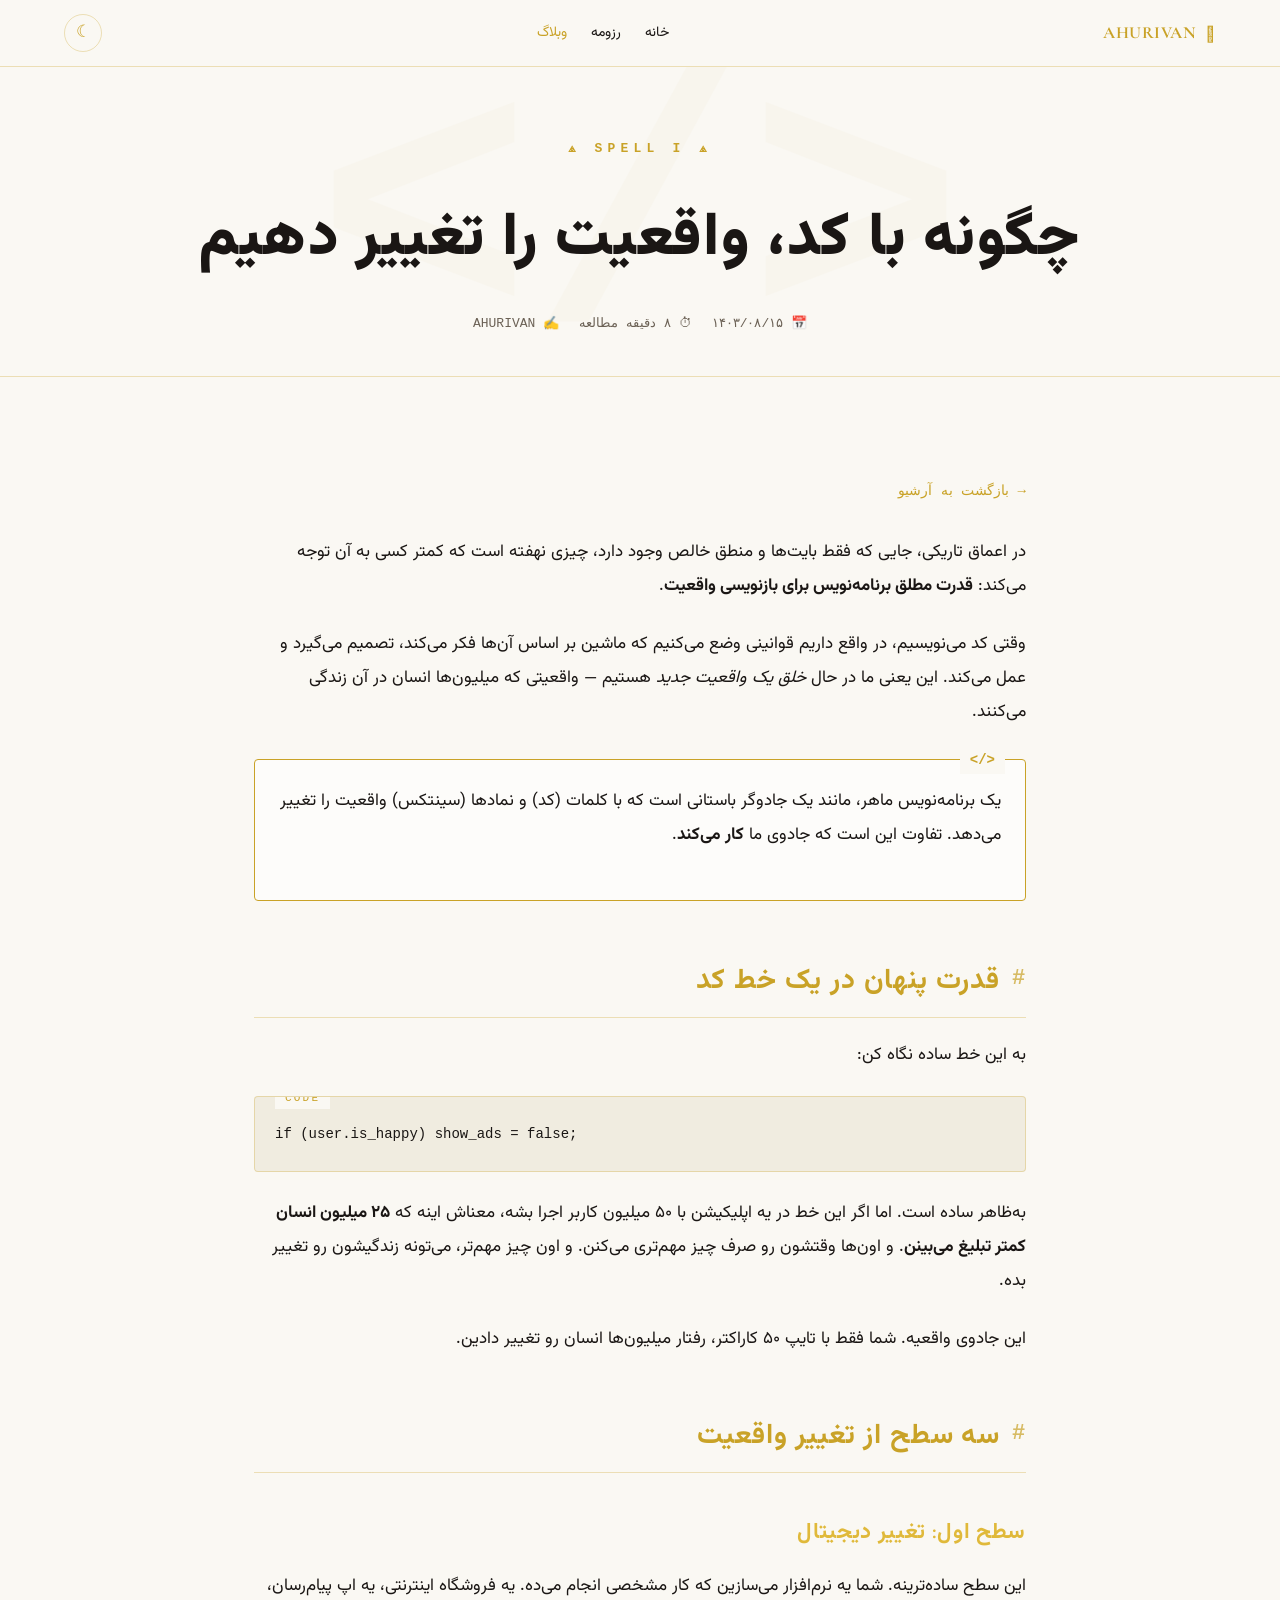
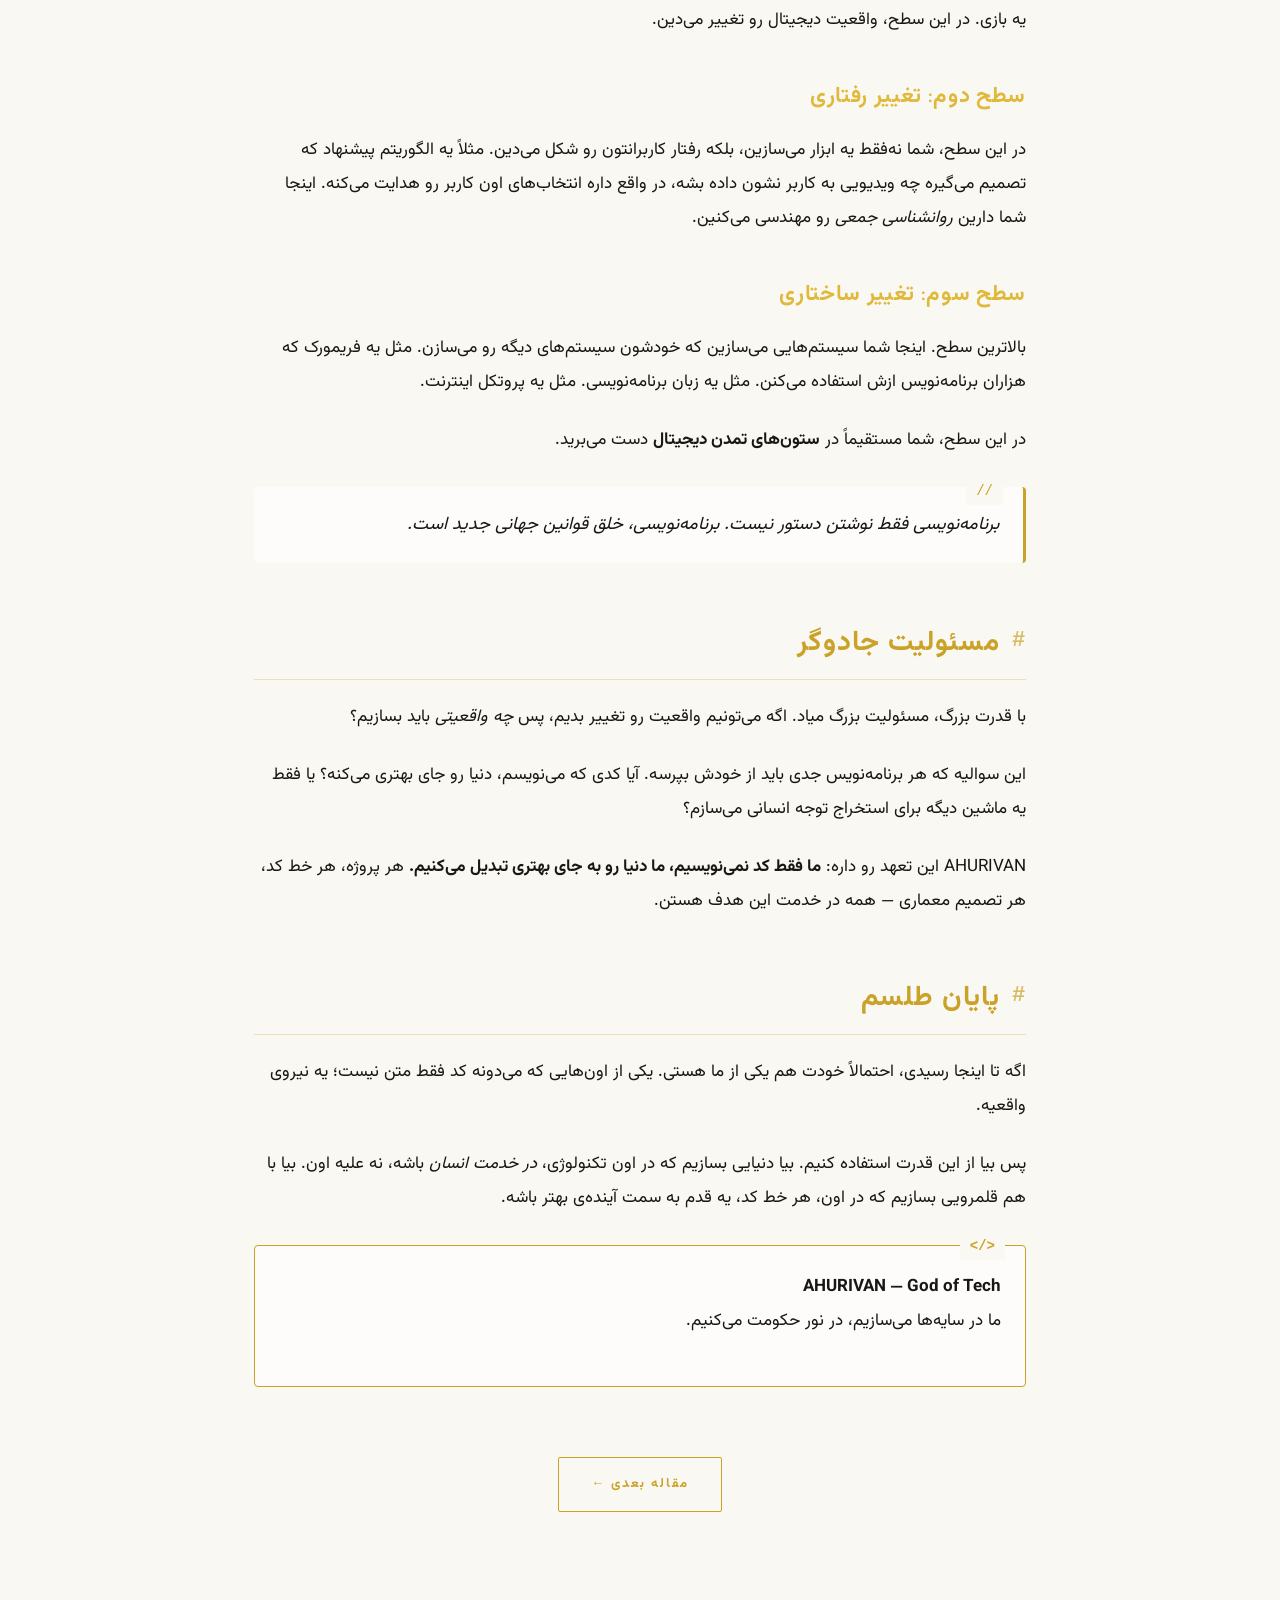
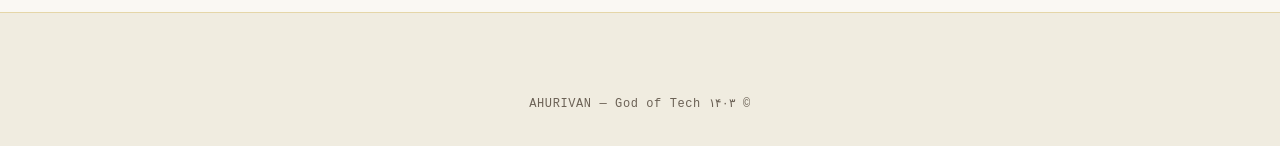
<file: article-1.html>
<!DOCTYPE html>
<html lang="fa" dir="rtl">
<head>
<meta charset="UTF-8">
<meta name="viewport" content="width=device-width, initial-scale=1.0">
<title>چگونه با کد، واقعیت را تغییر دهیم | AHURIVAN</title>
<link rel="icon" href="data:image/svg+xml,<svg xmlns='http://www.w3.org/2000/svg' viewBox='0 0 100 100'><text y='.9em' font-size='90'>𖤍</text></svg>">
<link href="https://fonts.googleapis.com/css2?family=Cormorant+Garamond:wght@500;700;900&family=Vazirmatn:wght@300;400;500;700&display=swap" rel="stylesheet">
<link rel="stylesheet" href="blog.css">
</head>
<body>

<nav class="navbar">
  <a href="index.html" class="logo">
    <span class="logo-symbol">𖤍</span>
    <span>AHURIVAN</span>
  </a>
  <ul class="nav-links">
    <li><a href="index.html">خانه</a></li>
    <li><a href="resume.html">رزومه</a></li>
    <li><a href="blog.html" class="active">وبلاگ</a></li>
  </ul>
  <button id="theme-toggle" class="theme-btn"><span class="theme-icon">☾</span></button>
</nav>

<header class="page-header">
  <p class="page-tag">⟁ SPELL I ⟁</p>
  <h1 class="page-title">چگونه با کد، واقعیت را تغییر دهیم</h1>
  <div class="article-meta">
    <span>📅 ۱۴۰۳/۰۸/۱۵</span>
    <span>⏱ ۸ دقیقه مطالعه</span>
    <span>✍ AHURIVAN</span>
  </div>
</header>

<main class="container">
  <a href="blog.html" class="back-link">→ بازگشت به آرشیو</a>

  <article class="article-body">
    <p>
      در اعماق تاریکی، جایی که فقط بایت‌ها و منطق خالص وجود دارد، چیزی نهفته است که
      کمتر کسی به آن توجه می‌کند: <strong>قدرت مطلق برنامه‌نویس برای بازنویسی واقعیت</strong>.
    </p>

    <p>
      وقتی کد می‌نویسیم، در واقع داریم قوانینی وضع می‌کنیم که ماشین بر اساس آن‌ها فکر می‌کند،
      تصمیم می‌گیرد و عمل می‌کند. این یعنی ما در حال <em>خلق یک واقعیت جدید</em> هستیم —
      واقعیتی که میلیون‌ها انسان در آن زندگی می‌کنند.
    </p>

    <div class="article-highlight">
      <p>
        یک برنامه‌نویس ماهر، مانند یک جادوگر باستانی است که با کلمات (کد) و نمادها (سینتکس)
        واقعیت را تغییر می‌دهد. تفاوت این است که جادوی ما <strong>کار می‌کند</strong>.
      </p>
    </div>

    <h2>قدرت پنهان در یک خط کد</h2>

    <p>به این خط ساده نگاه کن:</p>

    <pre><code>if (user.is_happy) show_ads = false;</code></pre>

    <p>
      به‌ظاهر ساده است. اما اگر این خط در یه اپلیکیشن با ۵۰ میلیون کاربر اجرا بشه،
      معناش اینه که <strong>۲۵ میلیون انسان کمتر تبلیغ می‌بینن</strong>. و اون‌ها وقتشون رو
      صرف چیز مهم‌تری می‌کنن. و اون چیز مهم‌تر، می‌تونه زندگیشون رو تغییر بده.
    </p>

    <p>
      این جادوی واقعیه. شما فقط با تایپ ۵۰ کاراکتر، رفتار میلیون‌ها انسان رو تغییر دادین.
    </p>

    <h2>سه سطح از تغییر واقعیت</h2>

    <h3>سطح اول: تغییر دیجیتال</h3>
    <p>
      این سطح ساده‌ترینه. شما یه نرم‌افزار می‌سازین که کار مشخصی انجام می‌ده. یه فروشگاه
      اینترنتی، یه اپ پیام‌رسان، یه بازی. در این سطح، واقعیت دیجیتال رو تغییر می‌دین.
    </p>

    <h3>سطح دوم: تغییر رفتاری</h3>
    <p>
      در این سطح، شما نه‌فقط یه ابزار می‌سازین، بلکه رفتار کاربرانتون رو شکل می‌دین.
      مثلاً یه الگوریتم پیشنهاد که تصمیم می‌گیره چه ویدیویی به کاربر نشون داده بشه،
      در واقع داره انتخاب‌های اون کاربر رو هدایت می‌کنه. اینجا شما دارین <em>روانشناسی
      جمعی</em> رو مهندسی می‌کنین.
    </p>

    <h3>سطح سوم: تغییر ساختاری</h3>
    <p>
      بالاترین سطح. اینجا شما سیستم‌هایی می‌سازین که خودشون سیستم‌های دیگه رو می‌سازن.
      مثل یه فریمورک که هزاران برنامه‌نویس ازش استفاده می‌کنن. مثل یه زبان برنامه‌نویسی.
      مثل یه پروتکل اینترنت.
    </p>

    <p>
      در این سطح، شما مستقیماً در <strong>ستون‌های تمدن دیجیتال</strong> دست می‌برید.
    </p>

    <blockquote>
      برنامه‌نویسی فقط نوشتن دستور نیست. برنامه‌نویسی، خلق قوانین جهانی جدید است.
    </blockquote>

    <h2>مسئولیت جادوگر</h2>

    <p>
      با قدرت بزرگ، مسئولیت بزرگ میاد. اگه می‌تونیم واقعیت رو تغییر بدیم، پس <em>چه
      واقعیتی</em> باید بسازیم؟
    </p>

    <p>
      این سوالیه که هر برنامه‌نویس جدی باید از خودش بپرسه. آیا کدی که می‌نویسم،
      دنیا رو جای بهتری می‌کنه؟ یا فقط یه ماشین دیگه برای استخراج توجه انسانی می‌سازم؟
    </p>

    <p>
      AHURIVAN این تعهد رو داره: <strong>ما فقط کد نمی‌نویسیم، ما دنیا رو به جای بهتری
      تبدیل می‌کنیم.</strong> هر پروژه، هر خط کد، هر تصمیم معماری — همه در خدمت این هدف هستن.
    </p>

    <h2>پایان طلسم</h2>

    <p>
      اگه تا اینجا رسیدی، احتمالاً خودت هم یکی از ما هستی. یکی از اون‌هایی که می‌دونه
      کد فقط متن نیست؛ یه نیروی واقعیه.
    </p>

    <p>
      پس بیا از این قدرت استفاده کنیم. بیا دنیایی بسازیم که در اون تکنولوژی، <em>در خدمت
      انسان</em> باشه، نه علیه اون. بیا با هم قلمرویی بسازیم که در اون، هر خط کد، یه
      قدم به سمت آینده‌ی بهتر باشه.
    </p>

    <div class="article-highlight">
      <p><strong>𖤍 AHURIVAN — God of Tech</strong><br>
      ما در سایه‌ها می‌سازیم، در نور حکومت می‌کنیم.</p>
    </div>
  </article>

  <div class="resume-actions">
    <a href="article-2.html" class="btn btn-outline">مقاله بعدی ←</a>
  </div>
</main>

<footer class="footer">
  <div class="footer-symbol">𖤍</div>
  <p class="footer-copy">© ۱۴۰۳ AHURIVAN — God of Tech</p>
</footer>

<script>
const themeToggle = document.getElementById('theme-toggle');
const themeIcon = themeToggle.querySelector('.theme-icon');
if (localStorage.getItem('ahurivan-theme') === 'dark') {
  document.documentElement.setAttribute('data-theme', 'dark');
  themeIcon.textContent = '☀';
}
themeToggle.addEventListener('click', () => {
  const isDark = document.documentElement.getAttribute('data-theme') === 'dark';
  if (isDark) {
    document.documentElement.removeAttribute('data-theme');
    themeIcon.textContent = '☾';
    localStorage.setItem('ahurivan-theme', 'light');
  } else {
    document.documentElement.setAttribute('data-theme', 'dark');
    themeIcon.textContent = '☀';
    localStorage.setItem('ahurivan-theme', 'dark');
  }
});
</script>
</body>
</html>
</file>
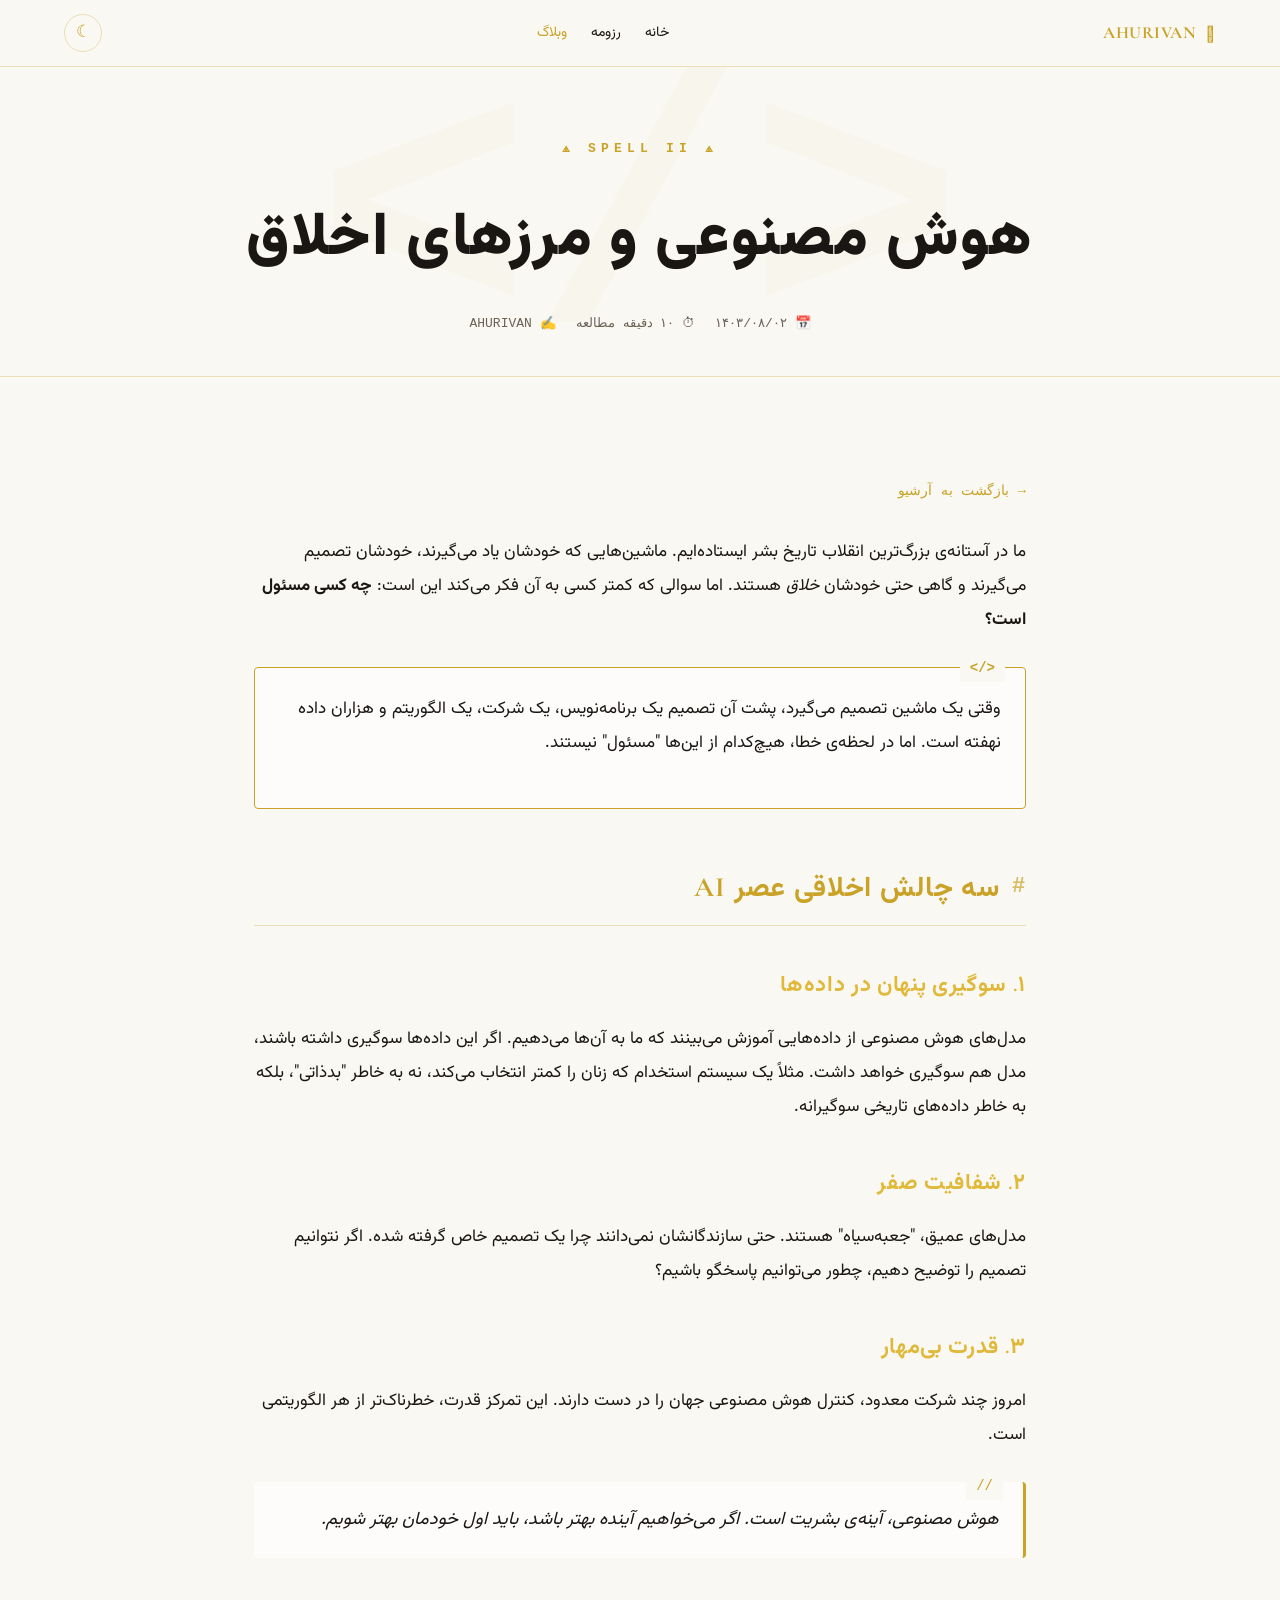
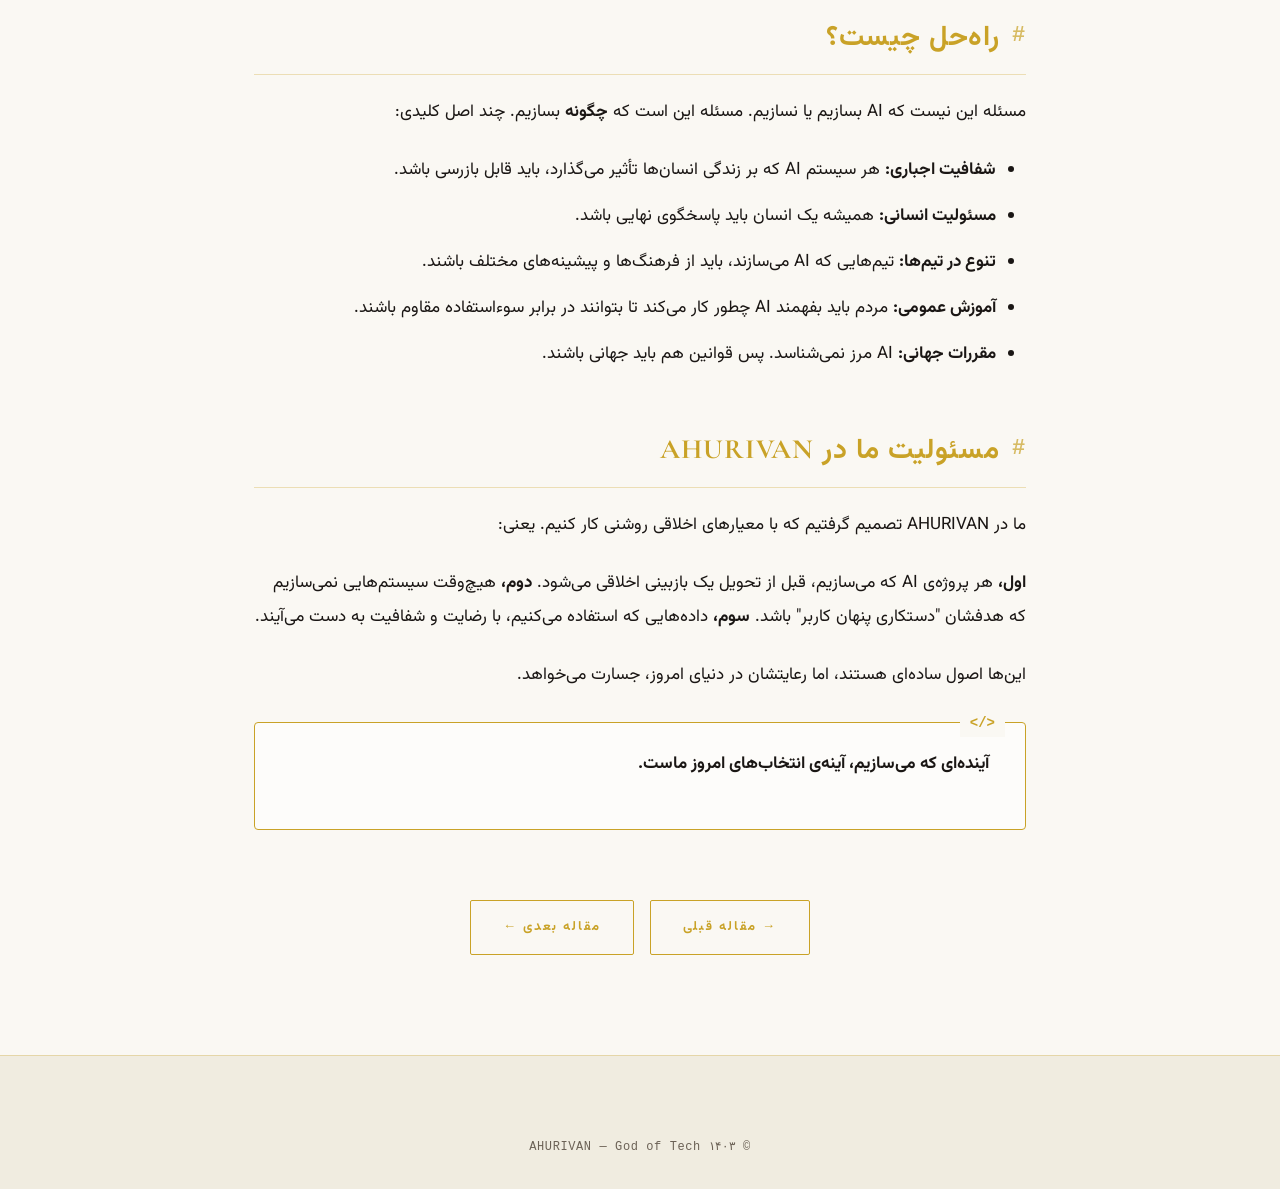
<file: article-2.html>
<!DOCTYPE html>
<html lang="fa" dir="rtl">
<head>
<meta charset="UTF-8">
<meta name="viewport" content="width=device-width, initial-scale=1.0">
<title>هوش مصنوعی و مرزهای اخلاق | AHURIVAN</title>
<link rel="icon" href="data:image/svg+xml,<svg xmlns='http://www.w3.org/2000/svg' viewBox='0 0 100 100'><text y='.9em' font-size='90'>𖤍</text></svg>">
<link href="https://fonts.googleapis.com/css2?family=Cormorant+Garamond:wght@500;700;900&family=Vazirmatn:wght@300;400;500;700&display=swap" rel="stylesheet">
<link rel="stylesheet" href="blog.css">
</head>
<body>

<nav class="navbar">
  <a href="index.html" class="logo">
    <span class="logo-symbol">𖤍</span>
    <span>AHURIVAN</span>
  </a>
  <ul class="nav-links">
    <li><a href="index.html">خانه</a></li>
    <li><a href="resume.html">رزومه</a></li>
    <li><a href="blog.html" class="active">وبلاگ</a></li>
  </ul>
  <button id="theme-toggle" class="theme-btn"><span class="theme-icon">☾</span></button>
</nav>

<header class="page-header">
  <p class="page-tag">⟁ SPELL II ⟁</p>
  <h1 class="page-title">هوش مصنوعی و مرزهای اخلاق</h1>
  <div class="article-meta">
    <span>📅 ۱۴۰۳/۰۸/۰۲</span>
    <span>⏱ ۱۰ دقیقه مطالعه</span>
    <span>✍ AHURIVAN</span>
  </div>
</header>

<main class="container">
  <a href="blog.html" class="back-link">→ بازگشت به آرشیو</a>

  <article class="article-body">
    <p>
      ما در آستانه‌ی بزرگ‌ترین انقلاب تاریخ بشر ایستاده‌ایم. ماشین‌هایی که خودشان
      یاد می‌گیرند، خودشان تصمیم می‌گیرند و گاهی حتی خودشان <em>خلاق</em> هستند.
      اما سوالی که کمتر کسی به آن فکر می‌کند این است: <strong>چه کسی مسئول است؟</strong>
    </p>

    <div class="article-highlight">
      <p>
        وقتی یک ماشین تصمیم می‌گیرد، پشت آن تصمیم یک برنامه‌نویس، یک شرکت، یک الگوریتم
        و هزاران داده نهفته است. اما در لحظه‌ی خطا، هیچ‌کدام از این‌ها "مسئول" نیستند.
      </p>
    </div>

    <h2>سه چالش اخلاقی عصر AI</h2>

    <h3>۱. سوگیری پنهان در داده‌ها</h3>
    <p>
      مدل‌های هوش مصنوعی از داده‌هایی آموزش می‌بینند که ما به آن‌ها می‌دهیم. اگر این
      داده‌ها سوگیری داشته باشند، مدل هم سوگیری خواهد داشت. مثلاً یک سیستم استخدام
      که زنان را کمتر انتخاب می‌کند، نه به خاطر "بدذاتی"، بلکه به خاطر داده‌های
      تاریخی سوگیرانه.
    </p>

    <h3>۲. شفافیت صفر</h3>
    <p>
      مدل‌های عمیق، "جعبه‌سیاه" هستند. حتی سازندگانشان نمی‌دانند چرا یک تصمیم خاص
      گرفته شده. اگر نتوانیم تصمیم را توضیح دهیم، چطور می‌توانیم پاسخگو باشیم؟
    </p>

    <h3>۳. قدرت بی‌مهار</h3>
    <p>
      امروز چند شرکت معدود، کنترل هوش مصنوعی جهان را در دست دارند. این تمرکز قدرت،
      خطرناک‌تر از هر الگوریتمی است.
    </p>

    <blockquote>
      هوش مصنوعی، آینه‌ی بشریت است. اگر می‌خواهیم آینده بهتر باشد، باید اول خودمان
      بهتر شویم.
    </blockquote>

    <h2>راه‌حل چیست؟</h2>

    <p>
      مسئله این نیست که AI بسازیم یا نسازیم. مسئله این است که <strong>چگونه</strong> بسازیم.
      چند اصل کلیدی:
    </p>

    <ul>
      <li><strong>شفافیت اجباری:</strong> هر سیستم AI که بر زندگی انسان‌ها تأثیر می‌گذارد، باید قابل بازرسی باشد.</li>
      <li><strong>مسئولیت انسانی:</strong> همیشه یک انسان باید پاسخگوی نهایی باشد.</li>
      <li><strong>تنوع در تیم‌ها:</strong> تیم‌هایی که AI می‌سازند، باید از فرهنگ‌ها و پیشینه‌های مختلف باشند.</li>
      <li><strong>آموزش عمومی:</strong> مردم باید بفهمند AI چطور کار می‌کند تا بتوانند در برابر سوءاستفاده مقاوم باشند.</li>
      <li><strong>مقررات جهانی:</strong> AI مرز نمی‌شناسد. پس قوانین هم باید جهانی باشند.</li>
    </ul>

    <h2>مسئولیت ما در AHURIVAN</h2>

    <p>
      ما در AHURIVAN تصمیم گرفتیم که با معیارهای اخلاقی روشنی کار کنیم. یعنی:
    </p>

    <p>
      <strong>اول،</strong> هر پروژه‌ی AI که می‌سازیم، قبل از تحویل یک بازبینی اخلاقی می‌شود.
      <strong>دوم،</strong> هیچ‌وقت سیستم‌هایی نمی‌سازیم که هدفشان "دستکاری پنهان کاربر" باشد.
      <strong>سوم،</strong> داده‌هایی که استفاده می‌کنیم، با رضایت و شفافیت به دست می‌آیند.
    </p>

    <p>
      این‌ها اصول ساده‌ای هستند، اما رعایتشان در دنیای امروز، جسارت می‌خواهد.
    </p>

    <div class="article-highlight">
      <p><strong>𖤍 آینده‌ای که می‌سازیم، آینه‌ی انتخاب‌های امروز ماست.</strong></p>
    </div>
  </article>

  <div class="resume-actions">
    <a href="article-1.html" class="btn btn-outline">→ مقاله قبلی</a>
    <a href="article-3.html" class="btn btn-outline">مقاله بعدی ←</a>
  </div>
</main>

<footer class="footer">
  <div class="footer-symbol">𖤍</div>
  <p class="footer-copy">© ۱۴۰۳ AHURIVAN — God of Tech</p>
</footer>

<script>
const themeToggle = document.getElementById('theme-toggle');
const themeIcon = themeToggle.querySelector('.theme-icon');
if (localStorage.getItem('ahurivan-theme') === 'dark') {
  document.documentElement.setAttribute('data-theme', 'dark');
  themeIcon.textContent = '☀';
}
themeToggle.addEventListener('click', () => {
  const isDark = document.documentElement.getAttribute('data-theme') === 'dark';
  if (isDark) {
    document.documentElement.removeAttribute('data-theme');
    themeIcon.textContent = '☾';
    localStorage.setItem('ahurivan-theme', 'light');
  } else {
    document.documentElement.setAttribute('data-theme', 'dark');
    themeIcon.textContent = '☀';
    localStorage.setItem('ahurivan-theme', 'dark');
  }
});
</script>
</body>
</html>
</file>
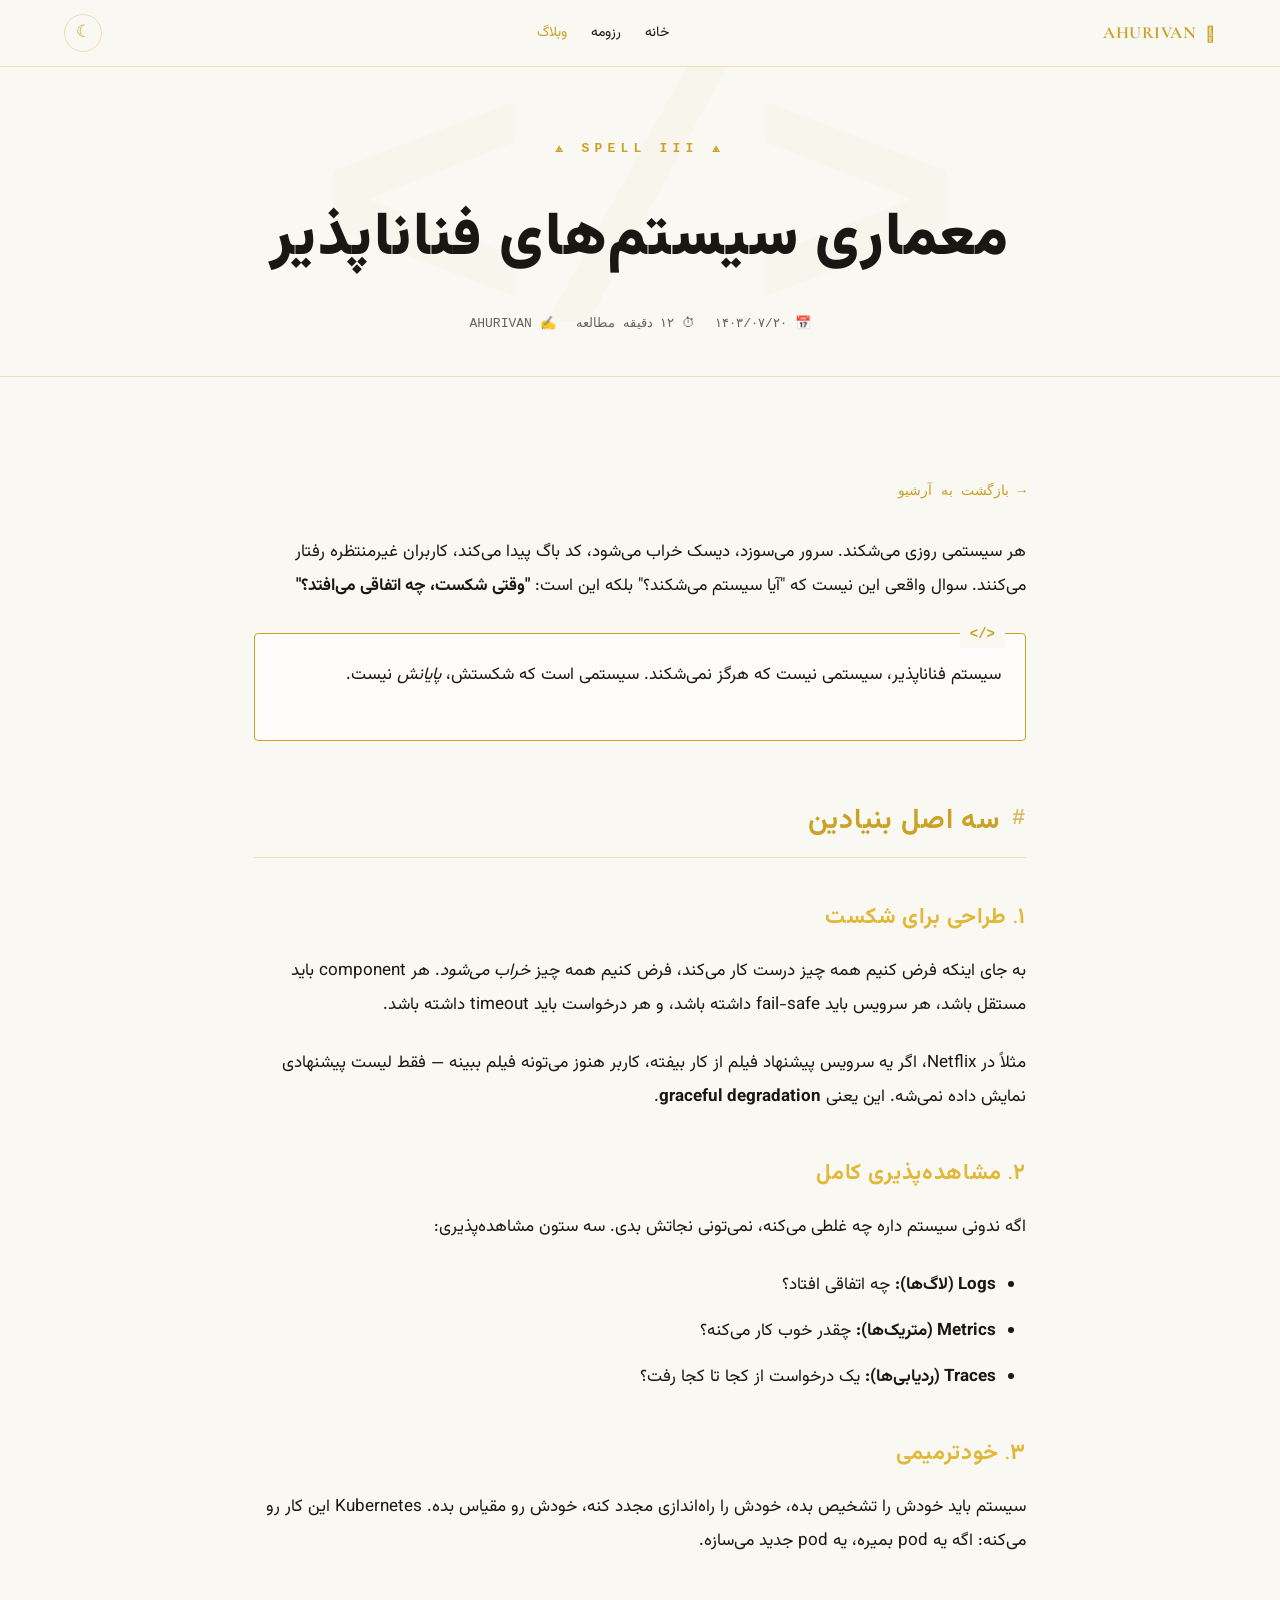
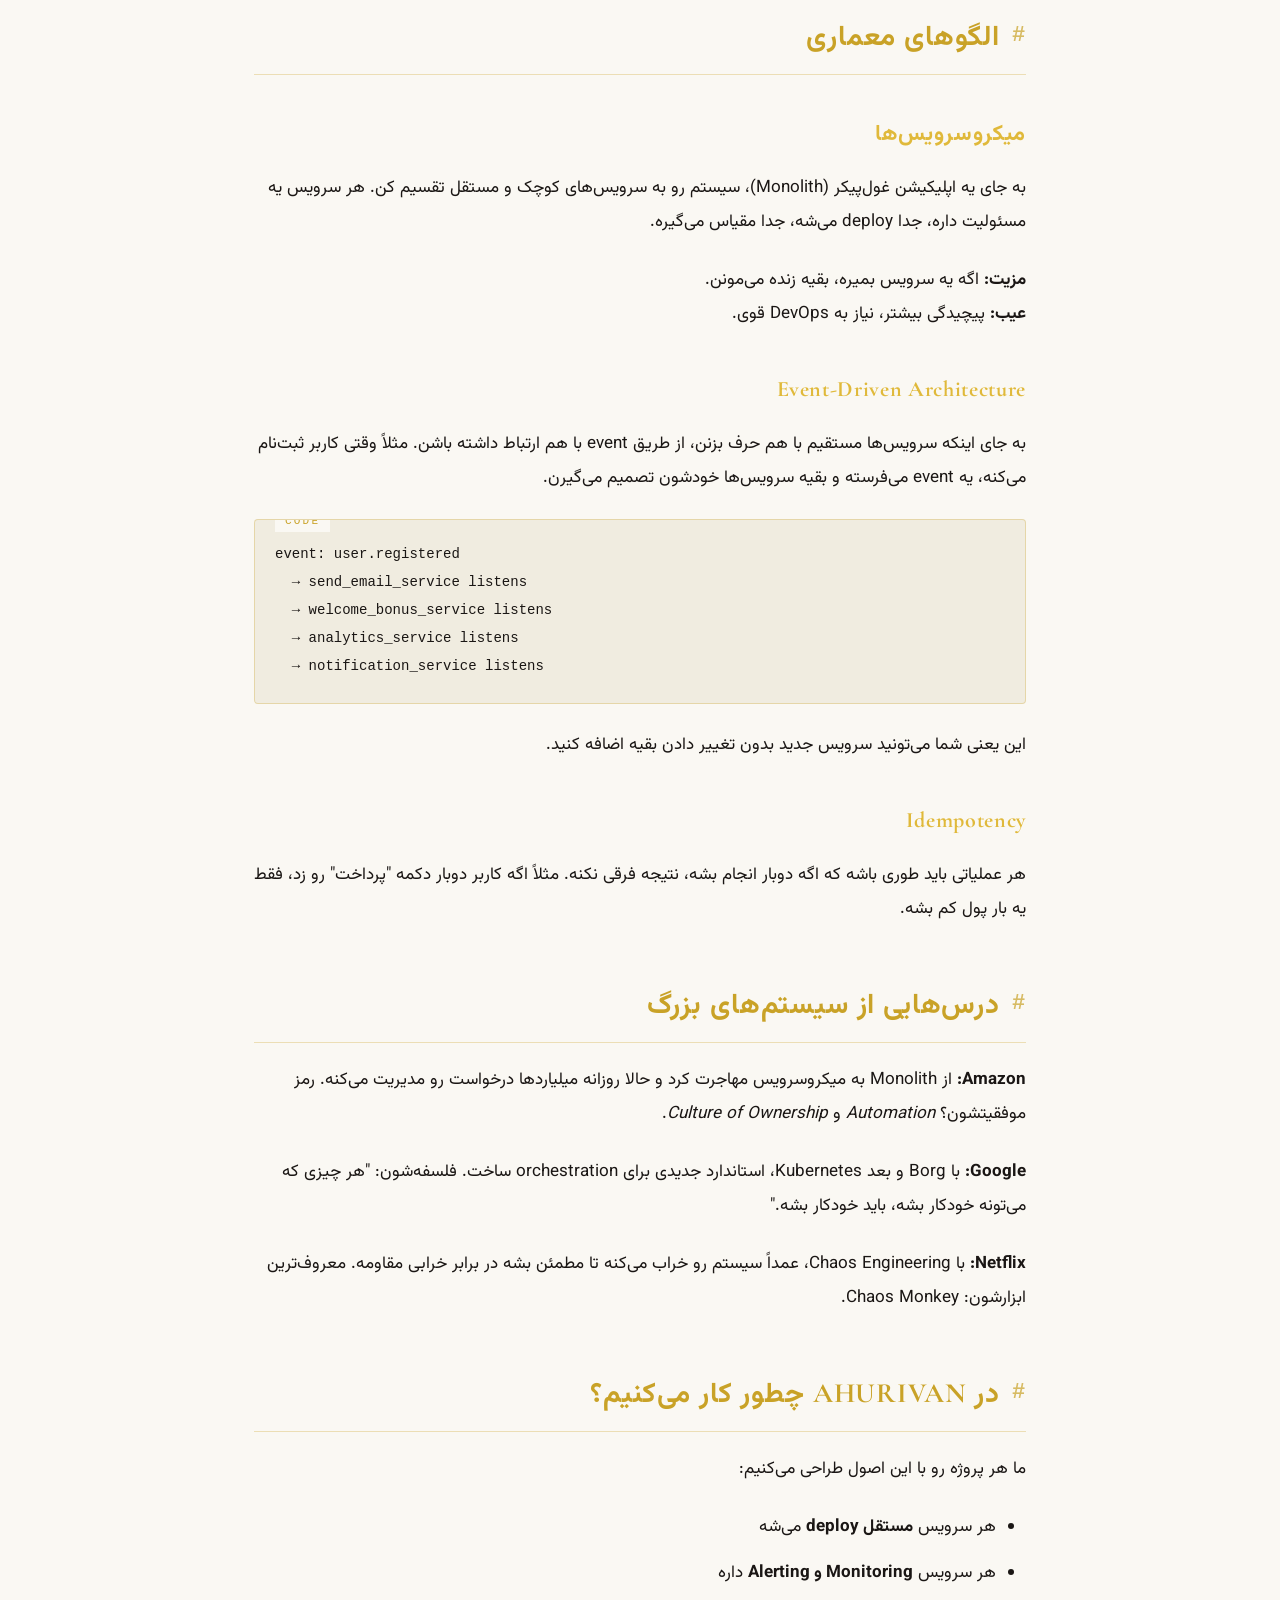
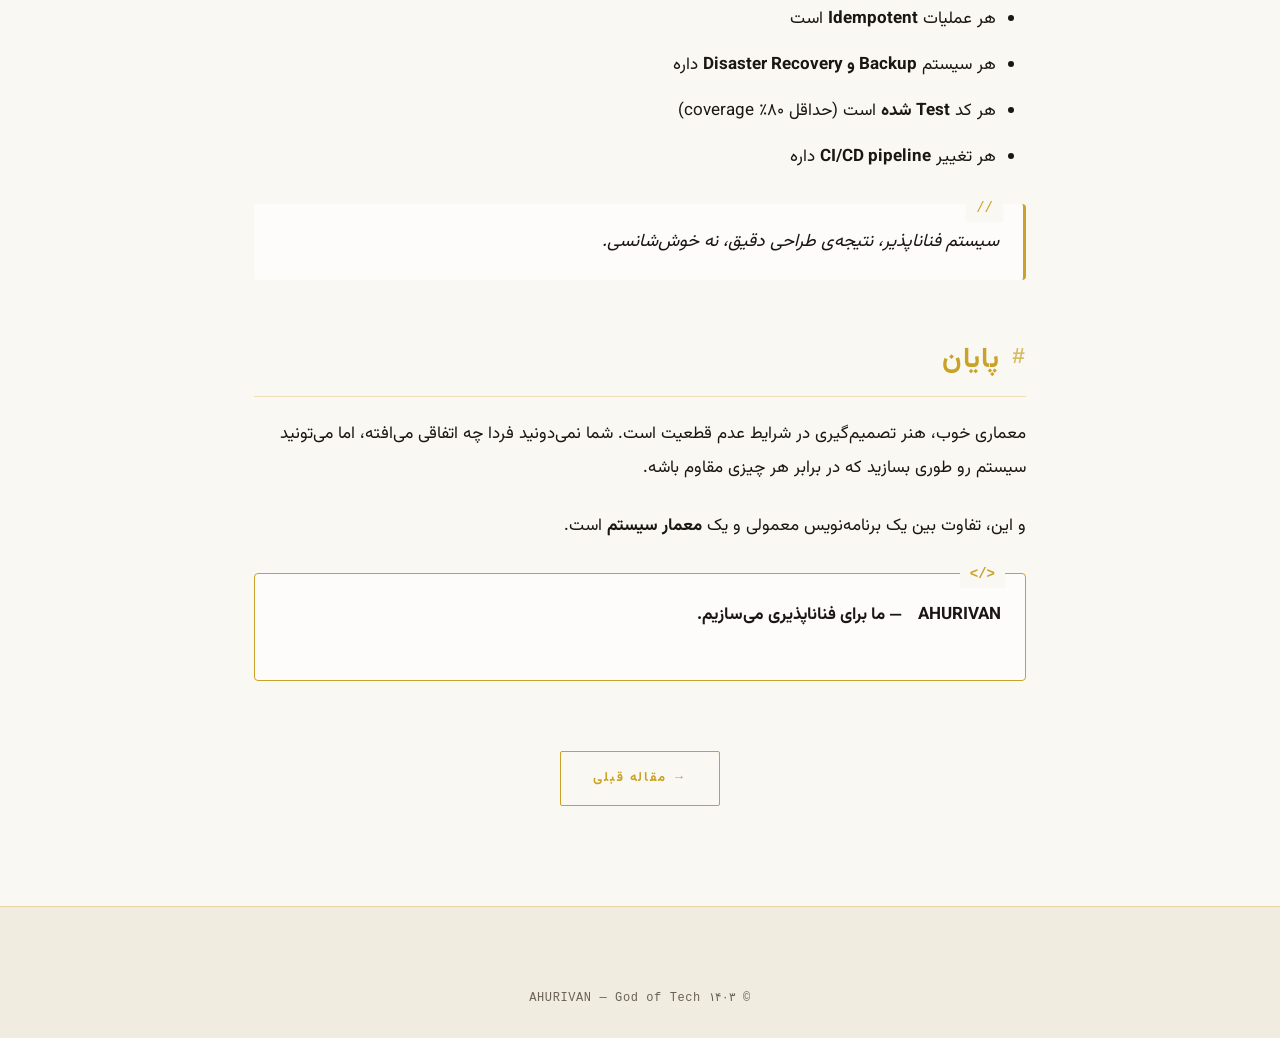
<file: article-3.html>
<!DOCTYPE html>
<html lang="fa" dir="rtl">
<head>
<meta charset="UTF-8">
<meta name="viewport" content="width=device-width, initial-scale=1.0">
<title>معماری سیستم‌های فناناپذیر | AHURIVAN</title>
<link rel="icon" href="data:image/svg+xml,<svg xmlns='http://www.w3.org/2000/svg' viewBox='0 0 100 100'><text y='.9em' font-size='90'>𖤍</text></svg>">
<link href="https://fonts.googleapis.com/css2?family=Cormorant+Garamond:wght@500;700;900&family=Vazirmatn:wght@300;400;500;700&display=swap" rel="stylesheet">
<link rel="stylesheet" href="blog.css">
</head>
<body>

<nav class="navbar">
  <a href="index.html" class="logo">
    <span class="logo-symbol">𖤍</span>
    <span>AHURIVAN</span>
  </a>
  <ul class="nav-links">
    <li><a href="index.html">خانه</a></li>
    <li><a href="resume.html">رزومه</a></li>
    <li><a href="blog.html" class="active">وبلاگ</a></li>
  </ul>
  <button id="theme-toggle" class="theme-btn"><span class="theme-icon">☾</span></button>
</nav>

<header class="page-header">
  <p class="page-tag">⟁ SPELL III ⟁</p>
  <h1 class="page-title">معماری سیستم‌های فناناپذیر</h1>
  <div class="article-meta">
    <span>📅 ۱۴۰۳/۰۷/۲۰</span>
    <span>⏱ ۱۲ دقیقه مطالعه</span>
    <span>✍ AHURIVAN</span>
  </div>
</header>

<main class="container">
  <a href="blog.html" class="back-link">→ بازگشت به آرشیو</a>

  <article class="article-body">
    <p>
      هر سیستمی روزی می‌شکند. سرور می‌سوزد، دیسک خراب می‌شود، کد باگ پیدا می‌کند،
      کاربران غیرمنتظره رفتار می‌کنند. سوال واقعی این نیست که "آیا سیستم می‌شکند؟"
      بلکه این است: <strong>"وقتی شکست، چه اتفاقی می‌افتد؟"</strong>
    </p>

    <div class="article-highlight">
      <p>
        سیستم فناناپذیر، سیستمی نیست که هرگز نمی‌شکند. سیستمی است که شکستش، <em>پایانش</em> نیست.
      </p>
    </div>

    <h2>سه اصل بنیادین</h2>

    <h3>۱. طراحی برای شکست</h3>
    <p>
      به جای اینکه فرض کنیم همه چیز درست کار می‌کند، فرض کنیم همه چیز <em>خراب می‌شود</em>.
      هر component باید مستقل باشد، هر سرویس باید fail-safe داشته باشد، و هر درخواست
      باید timeout داشته باشد.
    </p>

    <p>
      مثلاً در Netflix، اگر یه سرویس پیشنهاد فیلم از کار بیفته، کاربر هنوز می‌تونه
      فیلم ببینه — فقط لیست پیشنهادی نمایش داده نمی‌شه. این یعنی <strong>graceful degradation</strong>.
    </p>

    <h3>۲. مشاهده‌پذیری کامل</h3>
    <p>
      اگه ندونی سیستم داره چه غلطی می‌کنه، نمی‌تونی نجاتش بدی. سه ستون مشاهده‌پذیری:
    </p>

    <ul>
      <li><strong>Logs (لاگ‌ها):</strong> چه اتفاقی افتاد؟</li>
      <li><strong>Metrics (متریک‌ها):</strong> چقدر خوب کار می‌کنه؟</li>
      <li><strong>Traces (ردیابی‌ها):</strong> یک درخواست از کجا تا کجا رفت؟</li>
    </ul>

    <h3>۳. خودترمیمی</h3>
    <p>
      سیستم باید خودش را تشخیص بده، خودش را راه‌اندازی مجدد کنه، خودش رو مقیاس بده.
      Kubernetes این کار رو می‌کنه: اگه یه pod بمیره، یه pod جدید می‌سازه.
    </p>

    <h2>الگوهای معماری</h2>

    <h3>میکروسرویس‌ها</h3>
    <p>
      به جای یه اپلیکیشن غول‌پیکر (Monolith)، سیستم رو به سرویس‌های کوچک و مستقل
      تقسیم کن. هر سرویس یه مسئولیت داره، جدا deploy می‌شه، جدا مقیاس می‌گیره.
    </p>

    <p>
      <strong>مزیت:</strong> اگه یه سرویس بمیره، بقیه زنده می‌مونن.<br>
      <strong>عیب:</strong> پیچیدگی بیشتر، نیاز به DevOps قوی.
    </p>

    <h3>Event-Driven Architecture</h3>
    <p>
      به جای اینکه سرویس‌ها مستقیم با هم حرف بزنن، از طریق event با هم ارتباط داشته باشن.
      مثلاً وقتی کاربر ثبت‌نام می‌کنه، یه event می‌فرسته و بقیه سرویس‌ها خودشون تصمیم می‌گیرن.
    </p>

    <pre><code>event: user.registered
  → send_email_service listens
  → welcome_bonus_service listens
  → analytics_service listens
  → notification_service listens</code></pre>

    <p>
      این یعنی شما می‌تونید سرویس جدید بدون تغییر دادن بقیه اضافه کنید.
    </p>

    <h3>Idempotency</h3>
    <p>
      هر عملیاتی باید طوری باشه که اگه دوبار انجام بشه، نتیجه فرقی نکنه. مثلاً اگه
      کاربر دوبار دکمه "پرداخت" رو زد، فقط یه بار پول کم بشه.
    </p>

    <h2>درس‌هایی از سیستم‌های بزرگ</h2>

    <p>
      <strong>Amazon:</strong> از Monolith به میکروسرویس مهاجرت کرد و حالا روزانه میلیاردها
      درخواست رو مدیریت می‌کنه. رمز موفقیتشون؟ <em>Automation</em> و <em>Culture of Ownership</em>.
    </p>

    <p>
      <strong>Google:</strong> با Borg و بعد Kubernetes، استاندارد جدیدی برای orchestration ساخت.
      فلسفه‌شون: "هر چیزی که می‌تونه خودکار بشه، باید خودکار بشه."
    </p>

    <p>
      <strong>Netflix:</strong> با Chaos Engineering، عمداً سیستم رو خراب می‌کنه تا مطمئن بشه
      در برابر خرابی مقاومه. معروف‌ترین ابزارشون: Chaos Monkey.
    </p>

    <h2>در AHURIVAN چطور کار می‌کنیم؟</h2>

    <p>ما هر پروژه رو با این اصول طراحی می‌کنیم:</p>

    <ul>
      <li>هر سرویس <strong>مستقل deploy</strong> می‌شه</li>
      <li>هر سرویس <strong>Monitoring و Alerting</strong> داره</li>
      <li>هر عملیات <strong>Idempotent</strong> است</li>
      <li>هر سیستم <strong>Backup و Disaster Recovery</strong> داره</li>
      <li>هر کد <strong>Test شده</strong> است (حداقل ۸۰٪ coverage)</li>
      <li>هر تغییر <strong>CI/CD pipeline</strong> داره</li>
    </ul>

    <blockquote>
      سیستم فناناپذیر، نتیجه‌ی طراحی دقیق، نه خوش‌شانسی.
    </blockquote>

    <h2>پایان</h2>

    <p>
      معماری خوب، هنر تصمیم‌گیری در شرایط عدم قطعیت است. شما نمی‌دونید فردا چه اتفاقی
      می‌افته، اما می‌تونید سیستم رو طوری بسازید که در برابر هر چیزی مقاوم باشه.
    </p>

    <p>
      و این، تفاوت بین یک برنامه‌نویس معمولی و یک <strong>معمار سیستم</strong> است.
    </p>

    <div class="article-highlight">
      <p><strong>𖤍 AHURIVAN — ما برای فناناپذیری می‌سازیم.</strong></p>
    </div>
  </article>

  <div class="resume-actions">
    <a href="article-2.html" class="btn btn-outline">→ مقاله قبلی</a>
  </div>
</main>

<footer class="footer">
  <div class="footer-symbol">𖤍</div>
  <p class="footer-copy">© ۱۴۰۳ AHURIVAN — God of Tech</p>
</footer>

<script>
const themeToggle = document.getElementById('theme-toggle');
const themeIcon = themeToggle.querySelector('.theme-icon');
if (localStorage.getItem('ahurivan-theme') === 'dark') {
  document.documentElement.setAttribute('data-theme', 'dark');
  themeIcon.textContent = '☀';
}
themeToggle.addEventListener('click', () => {
  const isDark = document.documentElement.getAttribute('data-theme') === 'dark';
  if (isDark) {
    document.documentElement.removeAttribute('data-theme');
    themeIcon.textContent = '☾';
    localStorage.setItem('ahurivan-theme', 'light');
  } else {
    document.documentElement.setAttribute('data-theme', 'dark');
    themeIcon.textContent = '☀';
    localStorage.setItem('ahurivan-theme', 'dark');
  }
});
</script>
</body>
</html>
</file>
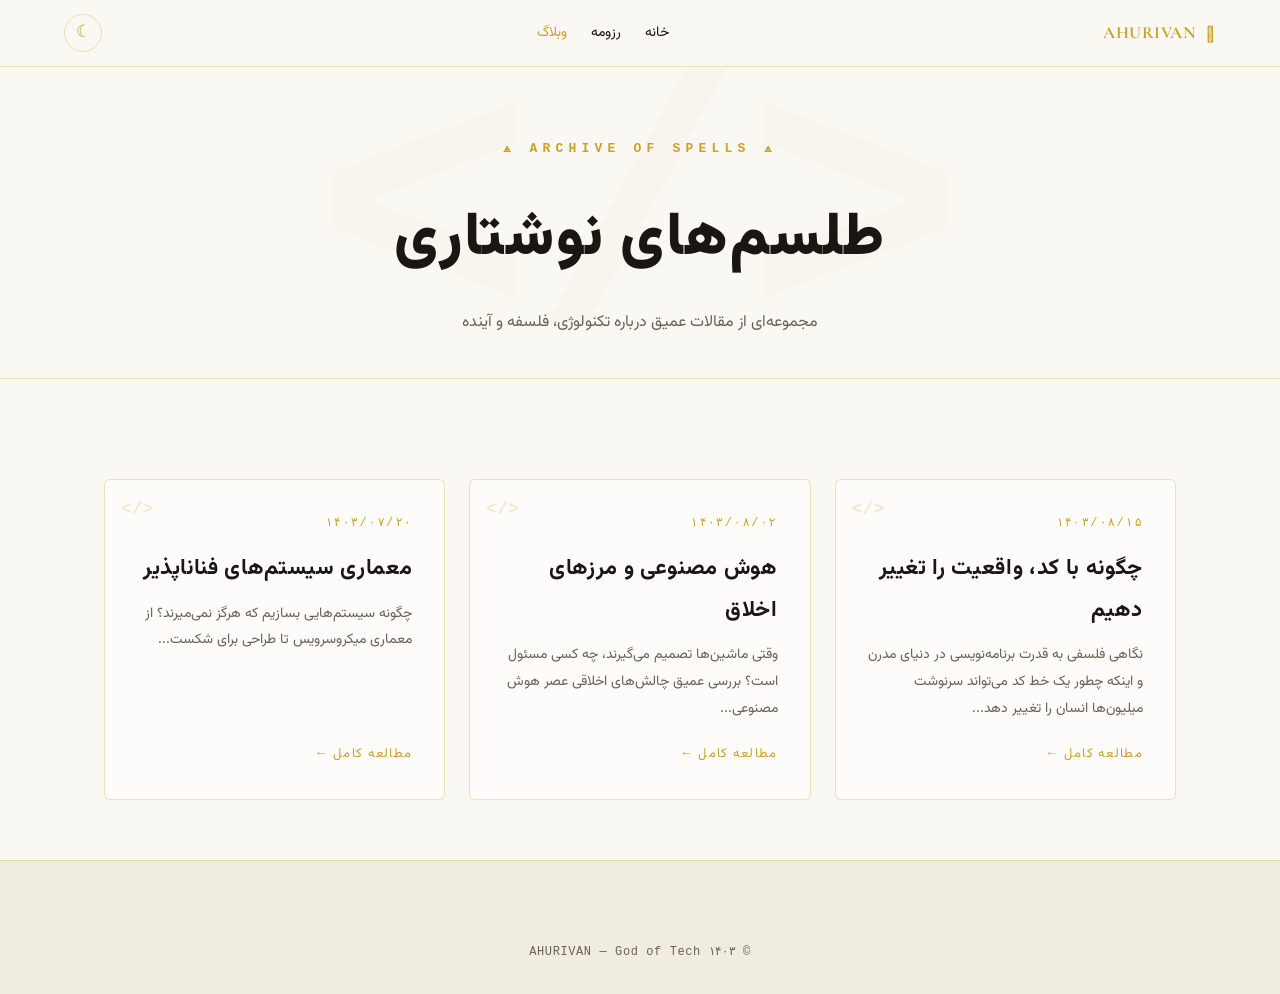
<file: blog.html>
<!DOCTYPE html>
<html lang="fa" dir="rtl">
<head>
<meta charset="UTF-8">
<meta name="viewport" content="width=device-width, initial-scale=1.0">
<title>طلسم‌های نوشتاری | AHURIVAN</title>
<link rel="icon" href="data:image/svg+xml,<svg xmlns='http://www.w3.org/2000/svg' viewBox='0 0 100 100'><text y='.9em' font-size='90'>𖤍</text></svg>">
<link href="https://fonts.googleapis.com/css2?family=Cormorant+Garamond:wght@500;700;900&family=Vazirmatn:wght@300;400;500;700&display=swap" rel="stylesheet">
<link rel="stylesheet" href="blog.css">
</head>
<body>

<nav class="navbar">
  <a href="index.html" class="logo">
    <span class="logo-symbol">𖤍</span>
    <span>AHURIVAN</span>
  </a>
  <ul class="nav-links">
    <li><a href="index.html">خانه</a></li>
    <li><a href="resume.html">رزومه</a></li>
    <li><a href="blog.html" class="active">وبلاگ</a></li>
  </ul>
  <button id="theme-toggle" class="theme-btn"><span class="theme-icon">☾</span></button>
</nav>

<header class="page-header">
  <p class="page-tag">⟁ ARCHIVE OF SPELLS ⟁</p>
  <h1 class="page-title">طلسم‌های نوشتاری</h1>
  <p class="page-subtitle">مجموعه‌ای از مقالات عمیق درباره تکنولوژی، فلسفه و آینده</p>
</header>

<main class="container-wide">
  <div class="articles-grid">
    <article class="article-card">
      <span class="article-card-date">۱۴۰۳/۰۸/۱۵</span>
      <h3>چگونه با کد، واقعیت را تغییر دهیم</h3>
      <p>نگاهی فلسفی به قدرت برنامه‌نویسی در دنیای مدرن و اینکه چطور یک خط کد می‌تواند سرنوشت میلیون‌ها انسان را تغییر دهد...</p>
      <a href="article-1.html" class="read-more">مطالعه کامل ←</a>
    </article>
    <article class="article-card">
      <span class="article-card-date">۱۴۰۳/۰۸/۰۲</span>
      <h3>هوش مصنوعی و مرزهای اخلاق</h3>
      <p>وقتی ماشین‌ها تصمیم می‌گیرند، چه کسی مسئول است؟ بررسی عمیق چالش‌های اخلاقی عصر هوش مصنوعی...</p>
      <a href="article-2.html" class="read-more">مطالعه کامل ←</a>
    </article>
    <article class="article-card">
      <span class="article-card-date">۱۴۰۳/۰۷/۲۰</span>
      <h3>معماری سیستم‌های فناناپذیر</h3>
      <p>چگونه سیستم‌هایی بسازیم که هرگز نمی‌میرند؟ از معماری میکروسرویس تا طراحی برای شکست...</p>
      <a href="article-3.html" class="read-more">مطالعه کامل ←</a>
    </article>
  </div>
</main>

<footer class="footer">
  <div class="footer-symbol">𖤍</div>
  <p class="footer-copy">© ۱۴۰۳ AHURIVAN — God of Tech</p>
</footer>

<script>
const themeToggle = document.getElementById('theme-toggle');
const themeIcon = themeToggle.querySelector('.theme-icon');
if (localStorage.getItem('ahurivan-theme') === 'dark') {
  document.documentElement.setAttribute('data-theme', 'dark');
  themeIcon.textContent = '☀';
}
themeToggle.addEventListener('click', () => {
  const isDark = document.documentElement.getAttribute('data-theme') === 'dark';
  if (isDark) {
    document.documentElement.removeAttribute('data-theme');
    themeIcon.textContent = '☾';
    localStorage.setItem('ahurivan-theme', 'light');
  } else {
    document.documentElement.setAttribute('data-theme', 'dark');
    themeIcon.textContent = '☀';
    localStorage.setItem('ahurivan-theme', 'dark');
  }
});
</script>
</body>
</html>
</file>
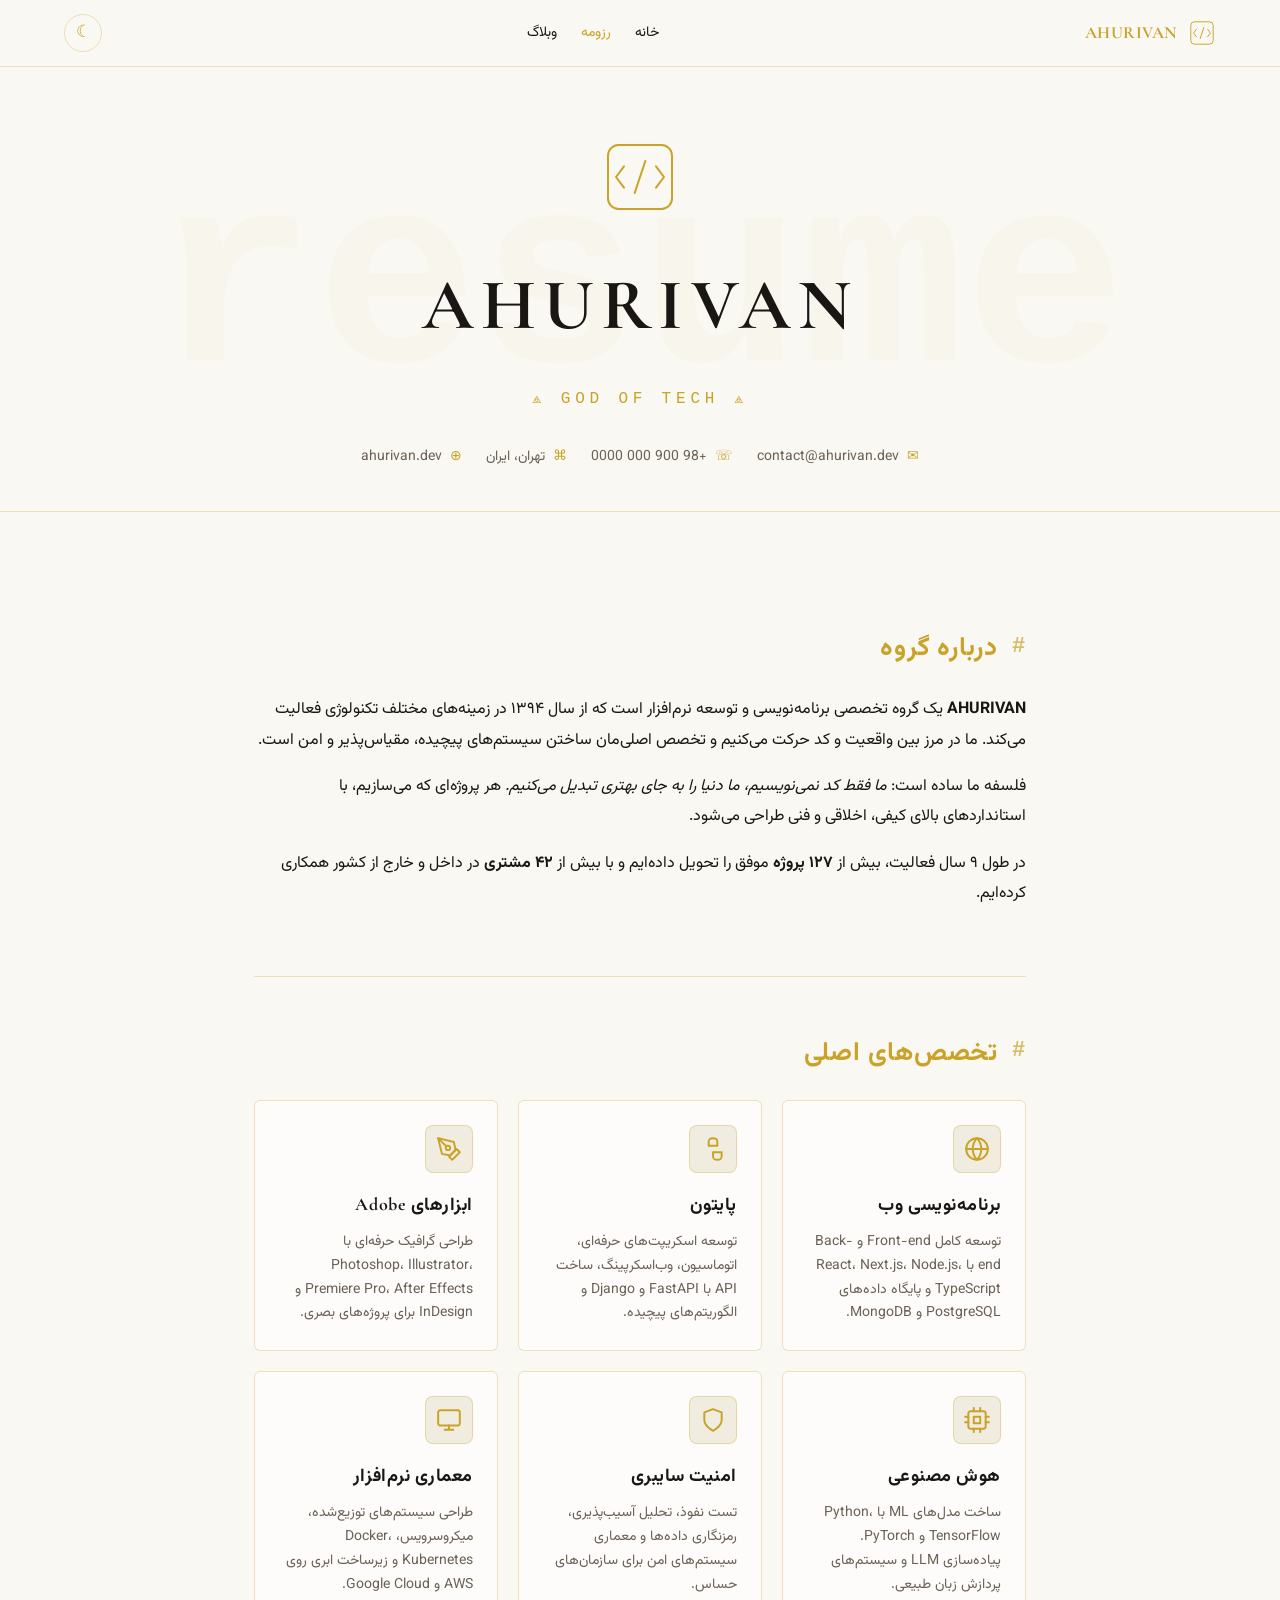
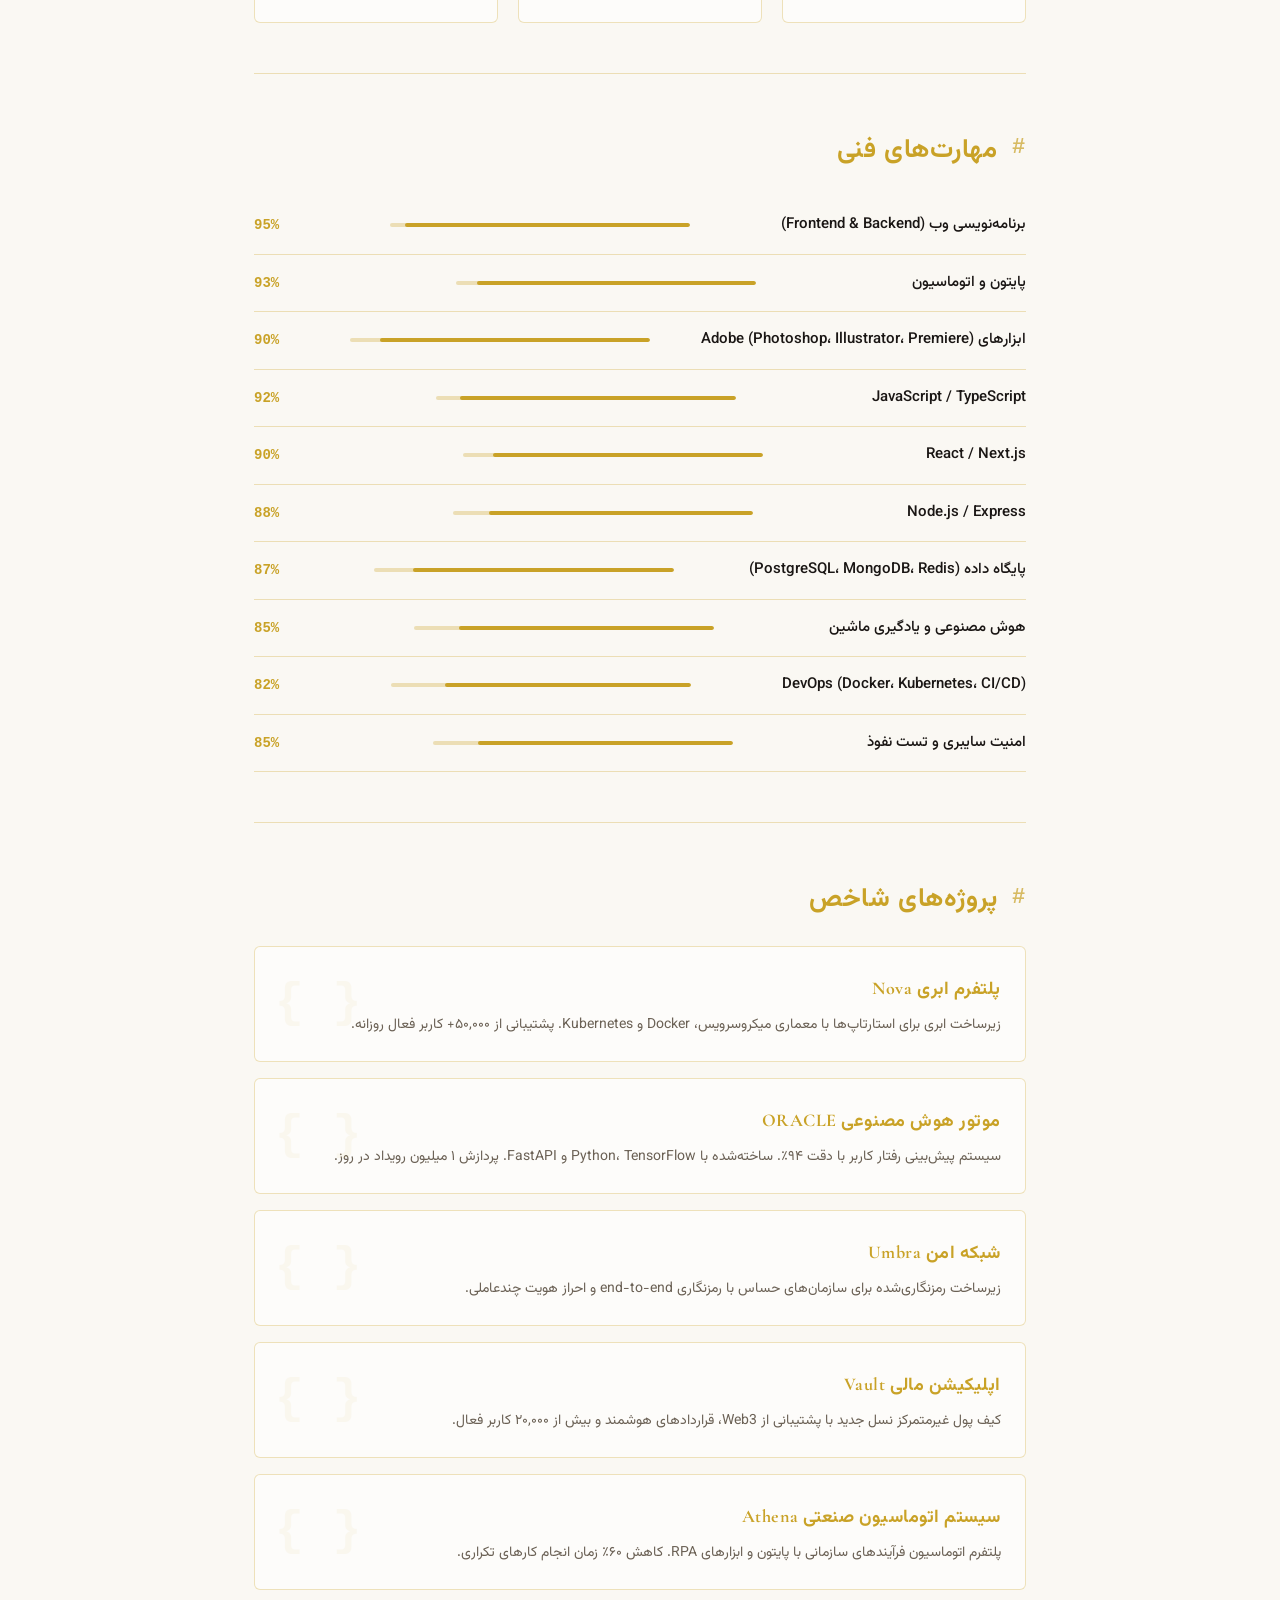
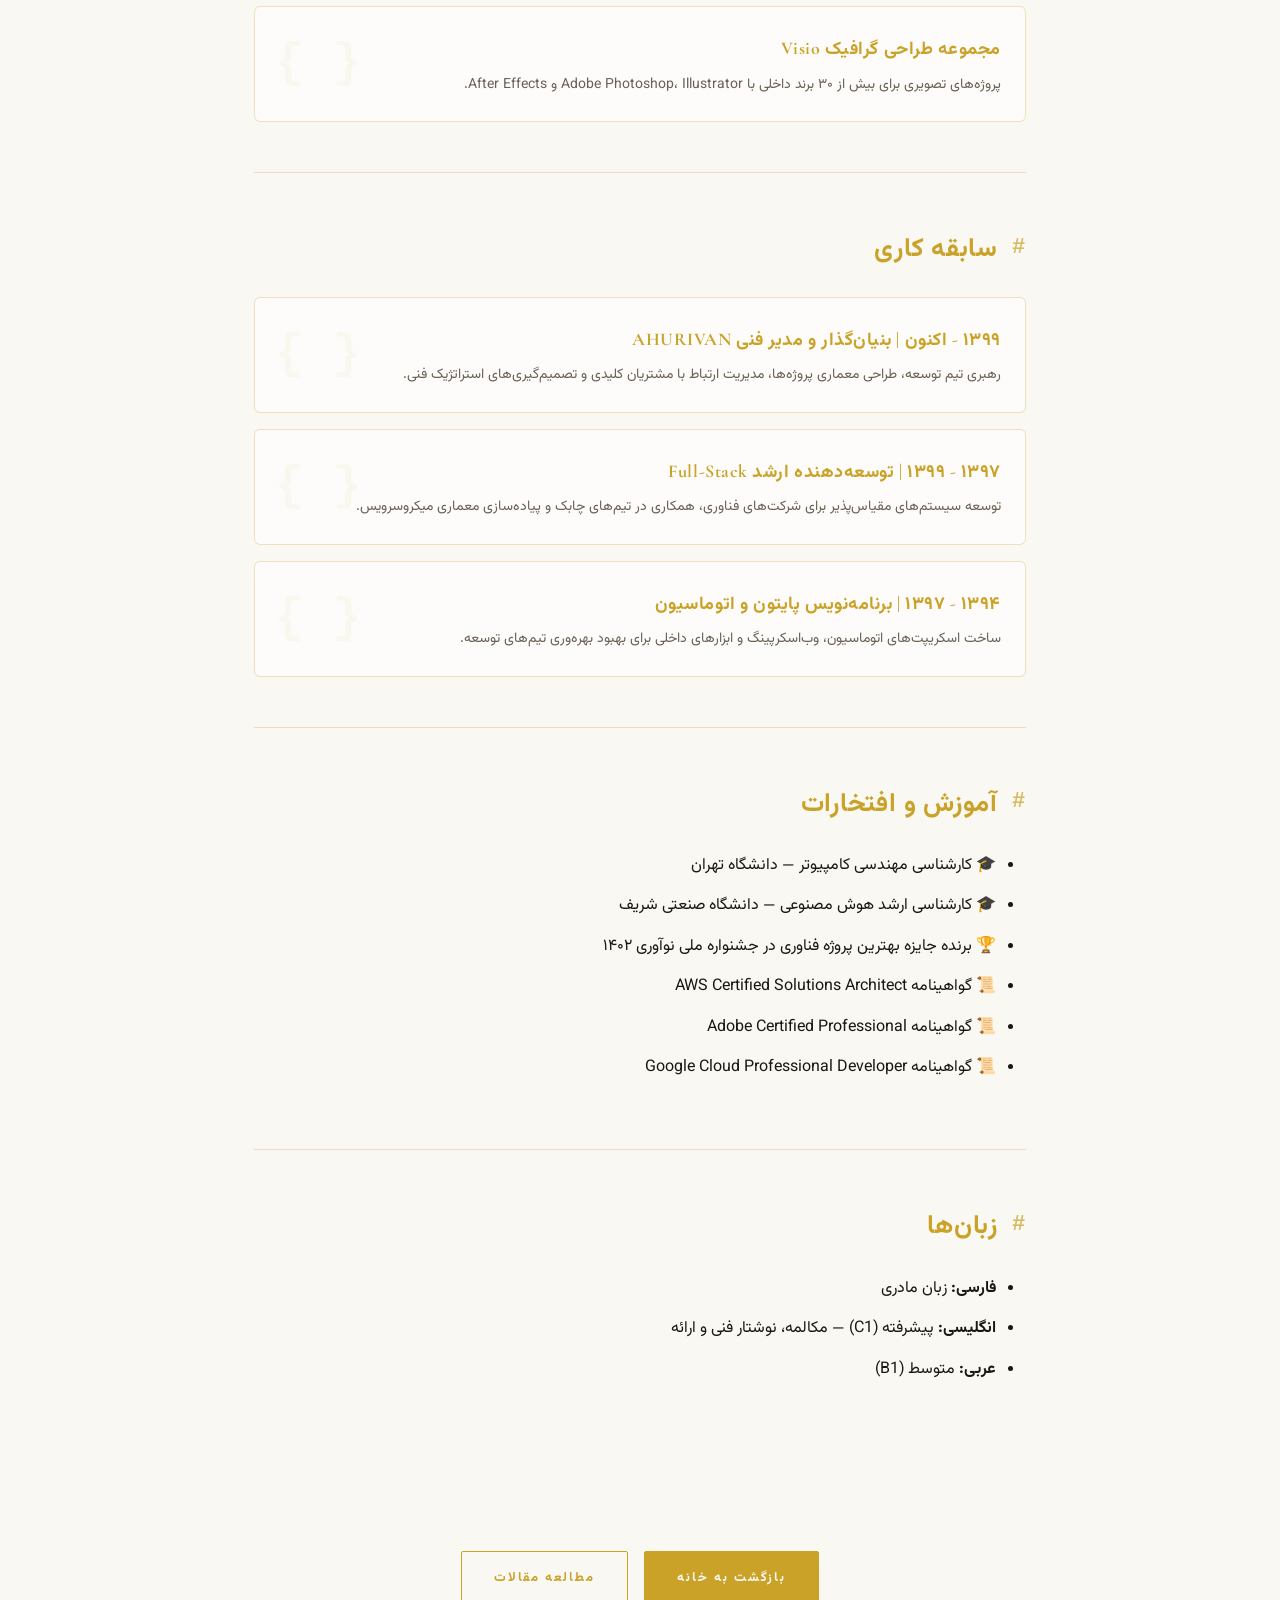
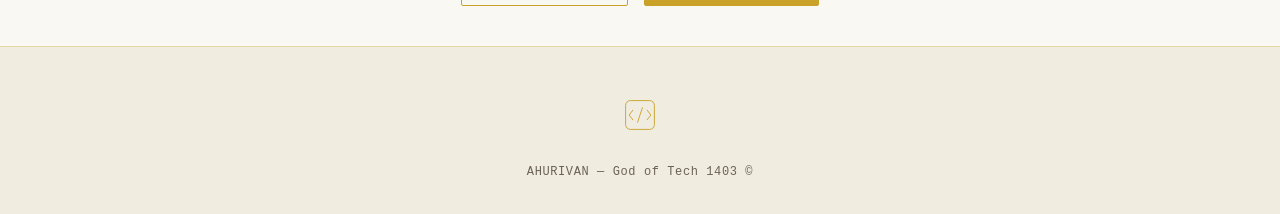
<file: resume.html>
<!DOCTYPE html>
<html lang="fa" dir="rtl">
<head>
<meta charset="UTF-8">
<meta name="viewport" content="width=device-width, initial-scale=1.0">
<title>رزومه گروه AHURIVAN | God of Tech</title>
<meta name="description" content="رزومه کامل گروه AHURIVAN - متخصص در برنامه‌نویسی، پایتون و ابزارهای تصویری ادوبی">
<link rel="icon" href="data:image/svg+xml,<svg xmlns='http://www.w3.org/2000/svg' viewBox='0 0 100 100'><text y='.9em' font-size='90'>𖤍</text></svg>">
<link href="https://fonts.googleapis.com/css2?family=Cormorant+Garamond:wght@500;700;900&family=Vazirmatn:wght@300;400;500;700&display=swap" rel="stylesheet">
<link rel="stylesheet" href="blog.css">
</head>
<body>

<nav class="navbar">
  <a href="index.html" class="logo">
    <svg viewBox="0 0 60 60" fill="none" stroke="currentColor" stroke-width="2">
      <rect x="6" y="6" width="48" height="48" rx="8"/>
      <path d="M18 22 L12 30 L18 38" stroke-linecap="round" stroke-linejoin="round"/>
      <path d="M42 22 L48 30 L42 38" stroke-linecap="round" stroke-linejoin="round"/>
      <path d="M34 18 L26 42" stroke-linecap="round"/>
    </svg>
    <span>AHURIVAN</span>
  </a>
  <ul class="nav-links">
    <li><a href="index.html">خانه</a></li>
    <li><a href="resume.html" class="active">رزومه</a></li>
    <li><a href="blog.html">وبلاگ</a></li>
  </ul>
  <button id="theme-toggle" class="theme-btn"><span class="theme-icon">☾</span></button>
</nav>

<header class="resume-header">
  <svg class="resume-logo-svg" viewBox="0 0 60 60" fill="none" stroke="currentColor" stroke-width="1.5">
    <rect x="6" y="6" width="48" height="48" rx="8"/>
    <path d="M18 22 L12 30 L18 38" stroke-linecap="round" stroke-linejoin="round"/>
    <path d="M42 22 L48 30 L42 38" stroke-linecap="round" stroke-linejoin="round"/>
    <path d="M34 18 L26 42" stroke-linecap="round"/>
  </svg>
  <h1 class="resume-name">AHURIVAN</h1>
  <p class="resume-tagline">⟁ GOD OF TECH ⟁</p>
  <div class="resume-contacts">
    <span><span class="icon">✉</span> contact@ahurivan.dev</span>
    <span><span class="icon">☏</span> +98 900 000 0000</span>
    <span><span class="icon">⌘</span> تهران، ایران</span>
    <span><span class="icon">⊕</span> ahurivan.dev</span>
  </div>
</header>

<main class="container">

  <section class="resume-section">
    <h2 class="resume-section-title">درباره گروه</h2>
    <div class="resume-text">
      <p>
        <strong>AHURIVAN</strong> یک گروه تخصصی برنامه‌نویسی و توسعه نرم‌افزار است که از سال ۱۳۹۴
        در زمینه‌های مختلف تکنولوژی فعالیت می‌کند. ما در مرز بین واقعیت و کد حرکت می‌کنیم
        و تخصص اصلی‌مان ساختن سیستم‌های پیچیده، مقیاس‌پذیر و امن است.
      </p>
      <p>
        فلسفه ما ساده است: <em>ما فقط کد نمی‌نویسیم، ما دنیا را به جای بهتری تبدیل می‌کنیم.</em>
        هر پروژه‌ای که می‌سازیم، با استانداردهای بالای کیفی، اخلاقی و فنی طراحی می‌شود.
      </p>
      <p>
        در طول ۹ سال فعالیت، بیش از <strong>۱۲۷ پروژه</strong> موفق را تحویل داده‌ایم و با
        بیش از <strong>۴۲ مشتری</strong> در داخل و خارج از کشور همکاری کرده‌ایم.
      </p>
    </div>
  </section>

  <section class="resume-section">
    <h2 class="resume-section-title">تخصص‌های اصلی</h2>
    <div class="expertise-grid">
      <div class="expertise-card">
        <div class="expertise-icon-svg">
          <svg viewBox="0 0 24 24" fill="none" stroke="currentColor" stroke-width="1.8" stroke-linecap="round" stroke-linejoin="round">
            <circle cx="12" cy="12" r="10"/>
            <path d="M2 12h20M12 2a15.3 15.3 0 0 1 4 10 15.3 15.3 0 0 1-4 10 15.3 15.3 0 0 1-4-10 15.3 15.3 0 0 1 4-10z"/>
          </svg>
        </div>
        <h4>برنامه‌نویسی وب</h4>
        <p>توسعه کامل Front-end و Back-end با React، Next.js، Node.js، TypeScript و پایگاه داده‌های PostgreSQL و MongoDB.</p>
      </div>
      <div class="expertise-card">
        <div class="expertise-icon-svg">
          <svg viewBox="0 0 24 24" fill="none" stroke="currentColor" stroke-width="1.8" stroke-linecap="round" stroke-linejoin="round">
            <path d="M12 2C8 2 8 4 8 6v3h8V6c0-2 0-4-4-4z"/>
            <path d="M16 22c4 0 4-2 4-4v-3H12v3c0 2 0 4 4 4z"/>
          </svg>
        </div>
        <h4>پایتون</h4>
        <p>توسعه اسکریپت‌های حرفه‌ای، اتوماسیون، وب‌اسکرپینگ، ساخت API با FastAPI و Django و الگوریتم‌های پیچیده.</p>
      </div>
      <div class="expertise-card">
        <div class="expertise-icon-svg">
          <svg viewBox="0 0 24 24" fill="none" stroke="currentColor" stroke-width="1.8" stroke-linecap="round" stroke-linejoin="round">
            <path d="M12 19l7-7 3 3-7 7-3-3z"/>
            <path d="M18 13l-1.5-7.5L2 2l3.5 14.5L13 18l5-5z"/>
            <path d="M2 2l7.586 7.586"/>
            <circle cx="11" cy="11" r="2"/>
          </svg>
        </div>
        <h4>ابزارهای Adobe</h4>
        <p>طراحی گرافیک حرفه‌ای با Photoshop، Illustrator، Premiere Pro، After Effects و InDesign برای پروژه‌های بصری.</p>
      </div>
      <div class="expertise-card">
        <div class="expertise-icon-svg">
          <svg viewBox="0 0 24 24" fill="none" stroke="currentColor" stroke-width="1.8" stroke-linecap="round" stroke-linejoin="round">
            <rect x="4" y="4" width="16" height="16" rx="2"/>
            <rect x="9" y="9" width="6" height="6"/>
            <path d="M9 1v3M15 1v3M9 20v3M15 20v3M20 9h3M20 14h3M1 9h3M1 14h3"/>
          </svg>
        </div>
        <h4>هوش مصنوعی</h4>
        <p>ساخت مدل‌های ML با Python، TensorFlow و PyTorch. پیاده‌سازی LLM و سیستم‌های پردازش زبان طبیعی.</p>
      </div>
      <div class="expertise-card">
        <div class="expertise-icon-svg">
          <svg viewBox="0 0 24 24" fill="none" stroke="currentColor" stroke-width="1.8" stroke-linecap="round" stroke-linejoin="round">
            <path d="M12 22s8-4 8-10V5l-8-3-8 3v7c0 6 8 10 8 10z"/>
          </svg>
        </div>
        <h4>امنیت سایبری</h4>
        <p>تست نفوذ، تحلیل آسیب‌پذیری، رمزنگاری داده‌ها و معماری سیستم‌های امن برای سازمان‌های حساس.</p>
      </div>
      <div class="expertise-card">
        <div class="expertise-icon-svg">
          <svg viewBox="0 0 24 24" fill="none" stroke="currentColor" stroke-width="1.8" stroke-linecap="round" stroke-linejoin="round">
            <rect x="2" y="3" width="20" height="14" rx="2"/>
            <path d="M8 21h8M12 17v4"/>
          </svg>
        </div>
        <h4>معماری نرم‌افزار</h4>
        <p>طراحی سیستم‌های توزیع‌شده، میکروسرویس، Docker، Kubernetes و زیرساخت ابری روی AWS و Google Cloud.</p>
      </div>
    </div>
  </section>

  <section class="resume-section">
    <h2 class="resume-section-title">مهارت‌های فنی</h2>
    <div class="skill-list">
      <div class="skill-row">
        <span class="skill-row-name">برنامه‌نویسی وب (Frontend & Backend)</span>
        <div class="skill-row-bar"><span style="width: 95%"></span></div>
        <span class="skill-row-percent">95%</span>
      </div>
      <div class="skill-row">
        <span class="skill-row-name">پایتون و اتوماسیون</span>
        <div class="skill-row-bar"><span style="width: 93%"></span></div>
        <span class="skill-row-percent">93%</span>
      </div>
      <div class="skill-row">
        <span class="skill-row-name">ابزارهای Adobe (Photoshop، Illustrator، Premiere)</span>
        <div class="skill-row-bar"><span style="width: 90%"></span></div>
        <span class="skill-row-percent">90%</span>
      </div>
      <div class="skill-row">
        <span class="skill-row-name">JavaScript / TypeScript</span>
        <div class="skill-row-bar"><span style="width: 92%"></span></div>
        <span class="skill-row-percent">92%</span>
      </div>
      <div class="skill-row">
        <span class="skill-row-name">React / Next.js</span>
        <div class="skill-row-bar"><span style="width: 90%"></span></div>
        <span class="skill-row-percent">90%</span>
      </div>
      <div class="skill-row">
        <span class="skill-row-name">Node.js / Express</span>
        <div class="skill-row-bar"><span style="width: 88%"></span></div>
        <span class="skill-row-percent">88%</span>
      </div>
      <div class="skill-row">
        <span class="skill-row-name">پایگاه داده (PostgreSQL، MongoDB، Redis)</span>
        <div class="skill-row-bar"><span style="width: 87%"></span></div>
        <span class="skill-row-percent">87%</span>
      </div>
      <div class="skill-row">
        <span class="skill-row-name">هوش مصنوعی و یادگیری ماشین</span>
        <div class="skill-row-bar"><span style="width: 85%"></span></div>
        <span class="skill-row-percent">85%</span>
      </div>
      <div class="skill-row">
        <span class="skill-row-name">DevOps (Docker، Kubernetes، CI/CD)</span>
        <div class="skill-row-bar"><span style="width: 82%"></span></div>
        <span class="skill-row-percent">82%</span>
      </div>
      <div class="skill-row">
        <span class="skill-row-name">امنیت سایبری و تست نفوذ</span>
        <div class="skill-row-bar"><span style="width: 85%"></span></div>
        <span class="skill-row-percent">85%</span>
      </div>
    </div>
  </section>

  <section class="resume-section">
    <h2 class="resume-section-title">پروژه‌های شاخص</h2>
    <div class="projects-list">
      <div class="project-item">
        <h4>پلتفرم ابری Nova</h4>
        <p>زیرساخت ابری برای استارتاپ‌ها با معماری میکروسرویس، Docker و Kubernetes. پشتیبانی از ۵۰,۰۰۰+ کاربر فعال روزانه.</p>
      </div>
      <div class="project-item">
        <h4>موتور هوش مصنوعی ORACLE</h4>
        <p>سیستم پیش‌بینی رفتار کاربر با دقت ۹۴٪. ساخته‌شده با Python، TensorFlow و FastAPI. پردازش ۱ میلیون رویداد در روز.</p>
      </div>
      <div class="project-item">
        <h4>شبکه امن Umbra</h4>
        <p>زیرساخت رمزنگاری‌شده برای سازمان‌های حساس با رمزنگاری end-to-end و احراز هویت چندعاملی.</p>
      </div>
      <div class="project-item">
        <h4>اپلیکیشن مالی Vault</h4>
        <p>کیف پول غیرمتمرکز نسل جدید با پشتیبانی از Web3، قراردادهای هوشمند و بیش از ۲۰,۰۰۰ کاربر فعال.</p>
      </div>
      <div class="project-item">
        <h4>سیستم اتوماسیون صنعتی Athena</h4>
        <p>پلتفرم اتوماسیون فرآیندهای سازمانی با پایتون و ابزارهای RPA. کاهش ۶۰٪ زمان انجام کارهای تکراری.</p>
      </div>
      <div class="project-item">
        <h4>مجموعه طراحی گرافیک Visio</h4>
        <p>پروژه‌های تصویری برای بیش از ۳۰ برند داخلی با Adobe Photoshop، Illustrator و After Effects.</p>
      </div>
    </div>
  </section>

  <section class="resume-section">
    <h2 class="resume-section-title">سابقه کاری</h2>
    <div class="projects-list">
      <div class="project-item">
        <h4>۱۳۹۹ - اکنون | بنیان‌گذار و مدیر فنی AHURIVAN</h4>
        <p>رهبری تیم توسعه، طراحی معماری پروژه‌ها، مدیریت ارتباط با مشتریان کلیدی و تصمیم‌گیری‌های استراتژیک فنی.</p>
      </div>
      <div class="project-item">
        <h4>۱۳۹۷ - ۱۳۹۹ | توسعه‌دهنده ارشد Full-Stack</h4>
        <p>توسعه سیستم‌های مقیاس‌پذیر برای شرکت‌های فناوری، همکاری در تیم‌های چابک و پیاده‌سازی معماری میکروسرویس.</p>
      </div>
      <div class="project-item">
        <h4>۱۳۹۴ - ۱۳۹۷ | برنامه‌نویس پایتون و اتوماسیون</h4>
        <p>ساخت اسکریپت‌های اتوماسیون، وب‌اسکرپینگ و ابزارهای داخلی برای بهبود بهره‌وری تیم‌های توسعه.</p>
      </div>
    </div>
  </section>

  <section class="resume-section">
    <h2 class="resume-section-title">آموزش و افتخارات</h2>
    <div class="resume-text">
      <ul>
        <li>🎓 کارشناسی مهندسی کامپیوتر — دانشگاه تهران</li>
        <li>🎓 کارشناسی ارشد هوش مصنوعی — دانشگاه صنعتی شریف</li>
        <li>🏆 برنده جایزه بهترین پروژه فناوری در جشنواره ملی نوآوری ۱۴۰۲</li>
        <li>📜 گواهینامه AWS Certified Solutions Architect</li>
        <li>📜 گواهینامه Adobe Certified Professional</li>
        <li>📜 گواهینامه Google Cloud Professional Developer</li>
      </ul>
    </div>
  </section>

  <section class="resume-section">
    <h2 class="resume-section-title">زبان‌ها</h2>
    <div class="resume-text">
      <ul>
        <li><strong>فارسی:</strong> زبان مادری</li>
        <li><strong>انگلیسی:</strong> پیشرفته (C1) — مکالمه، نوشتار فنی و ارائه</li>
        <li><strong>عربی:</strong> متوسط (B1)</li>
      </ul>
    </div>
  </section>

</main>

<div class="resume-actions">
  <a href="index.html" class="btn btn-primary">بازگشت به خانه</a>
  <a href="blog.html" class="btn btn-outline">مطالعه مقالات</a>
</div>

<footer class="footer">
  <svg viewBox="0 0 60 60" fill="none" stroke="currentColor" stroke-width="1.5">
    <rect x="6" y="6" width="48" height="48" rx="8"/>
    <path d="M18 22 L12 30 L18 38" stroke-linecap="round" stroke-linejoin="round"/>
    <path d="M42 22 L48 30 L42 38" stroke-linecap="round" stroke-linejoin="round"/>
    <path d="M34 18 L26 42" stroke-linecap="round"/>
  </svg>
  <p class="footer-copy">© 1403 AHURIVAN — God of Tech</p>
</footer>

<script>
const themeToggle = document.getElementById('theme-toggle');
const themeIcon = themeToggle.querySelector('.theme-icon');
if (localStorage.getItem('ahurivan-theme') === 'dark') {
  document.documentElement.setAttribute('data-theme', 'dark');
  themeIcon.textContent = '☀';
}
themeToggle.addEventListener('click', () => {
  const isDark = document.documentElement.getAttribute('data-theme') === 'dark';
  if (isDark) {
    document.documentElement.removeAttribute('data-theme');
    themeIcon.textContent = '☾';
    localStorage.setItem('ahurivan-theme', 'light');
  } else {
    document.documentElement.setAttribute('data-theme', 'dark');
    themeIcon.textContent = '☀';
    localStorage.setItem('ahurivan-theme', 'dark');
  }
});
</script>
</body>
</html>
</file>
<file: blog.css>
/* ═══ استایل مشترک صفحات داخلی ═══ */

:root {
  --bg: #faf8f3;
  --bg-alt: #f0ece0;
  --text: #1a1614;
  --text-muted: #6b6155;
  --accent: #c9a227;
  --accent-bright: #e0b93a;
  --border: rgba(201, 162, 39, 0.3);
  --card-bg: rgba(255, 255, 255, 0.6);
}

[data-theme="dark"] {
  --bg: #0a0606;
  --bg-alt: #140808;
  --text: #f0e6e6;
  --text-muted: #a08a8a;
  --accent: #d92b2b;
  --accent-bright: #ff3b3b;
  --border: rgba(217, 43, 43, 0.3);
  --card-bg: rgba(20, 8, 8, 0.6);
}

* { margin: 0; padding: 0; box-sizing: border-box; }
html { scroll-behavior: smooth; }

body {
  font-family: 'Vazirmatn', sans-serif;
  background: var(--bg);
  color: var(--text);
  line-height: 1.9;
  transition: background 0.4s ease, color 0.4s ease;
}

h1, h2, h3, h4, .logo, .page-tag {
  font-family: 'Cormorant Garamond', 'Vazirmatn', serif;
  font-weight: 700;
  letter-spacing: 0.03em;
}

a { color: inherit; text-decoration: none; }
button { font-family: inherit; background: none; border: none; cursor: pointer; }

/* ═══ نوار ناوبری ═══ */
.navbar {
  position: sticky;
  top: 0;
  padding: 14px 5%;
  display: flex;
  align-items: center;
  justify-content: space-between;
  background: var(--bg);
  border-bottom: 1px solid var(--border);
  z-index: 100;
}

.logo {
  display: flex;
  align-items: center;
  gap: 10px;
  font-weight: 900;
  font-size: 17px;
  color: var(--accent);
}

.logo svg {
  width: 28px; height: 28px;
}

.nav-links { display: flex; gap: 24px; list-style: none; }
.nav-links a { font-size: 14px; transition: color 0.3s; }
.nav-links a:hover, .nav-links a.active { color: var(--accent); }

.theme-btn {
  width: 38px; height: 38px;
  border-radius: 50%;
  border: 1px solid var(--border);
  color: var(--accent);
  font-size: 17px;
  display: flex;
  align-items: center;
  justify-content: center;
  transition: background 0.3s, color 0.3s;
}

.theme-btn:hover { background: var(--accent); color: var(--bg); }

/* ═══ کانتینر ═══ */
.container {
  max-width: 900px;
  margin: 0 auto;
  padding: 60px 5%;
}

.container-wide {
  max-width: 1200px;
  margin: 0 auto;
  padding: 60px 5%;
}

/* ═══ هدر صفحه ═══ */
.page-header {
  text-align: center;
  padding: 70px 5% 40px;
  border-bottom: 1px solid var(--border);
  margin-bottom: 40px;
  position: relative;
  overflow: hidden;
}

.page-header::before {
  content: '</>';
  position: absolute;
  top: 50%; left: 50%;
  transform: translate(-50%, -50%);
  font-family: 'Courier New', monospace;
  font-size: 40vh;
  font-weight: 900;
  color: var(--accent);
  opacity: 0.025;
  pointer-events: none;
  z-index: 0;
}

.page-header > * { position: relative; z-index: 1; }

.page-tag {
  color: var(--accent);
  font-size: 13px;
  letter-spacing: 0.4em;
  margin-bottom: 16px;
  font-family: 'Courier New', monospace;
}

.page-title {
  font-size: clamp(32px, 6vw, 60px);
  font-weight: 900;
  margin-bottom: 16px;
}

.page-subtitle {
  color: var(--text-muted);
  font-size: 16px;
  max-width: 600px;
  margin: 0 auto;
}

/* ═══ مقاله ═══ */
.article-meta {
  display: flex;
  gap: 20px;
  justify-content: center;
  font-size: 13px;
  color: var(--text-muted);
  margin-top: 20px;
  flex-wrap: wrap;
  font-family: 'Courier New', monospace;
}

.article-meta span { display: flex; align-items: center; gap: 6px; }

.article-body {
  font-size: 17px;
  line-height: 2;
}

.article-body p { margin-bottom: 24px; color: var(--text); }

.article-body h2 {
  font-size: 28px;
  color: var(--accent);
  margin: 50px 0 20px;
  padding-bottom: 10px;
  border-bottom: 1px solid var(--border);
  display: flex;
  align-items: center;
  gap: 12px;
}

.article-body h2::before {
  content: '#';
  font-family: 'Courier New', monospace;
  font-size: 22px;
  color: var(--accent);
  opacity: 0.7;
}

.article-body h3 {
  font-size: 22px;
  margin: 36px 0 16px;
  color: var(--accent-bright);
}

.article-body blockquote {
  border-right: 3px solid var(--accent);
  padding: 20px 24px;
  margin: 30px 0;
  background: var(--card-bg);
  border-radius: 4px;
  font-style: italic;
  font-size: 18px;
  color: var(--text);
  position: relative;
}

.article-body blockquote::before {
  content: '//';
  position: absolute;
  top: -10px;
  right: 20px;
  background: var(--bg);
  padding: 0 10px;
  font-family: 'Courier New', monospace;
  font-size: 14px;
  color: var(--accent);
  font-style: normal;
}

.article-body ul, .article-body ol {
  margin: 20px 30px 24px 0;
}

.article-body li { margin-bottom: 12px; }

.article-body code {
  background: var(--bg-alt);
  padding: 3px 10px;
  border-radius: 3px;
  font-family: 'Courier New', monospace;
  font-size: 14px;
  color: var(--accent);
  direction: ltr;
  display: inline-block;
}

.article-body pre {
  background: var(--bg-alt);
  border: 1px solid var(--border);
  padding: 20px;
  border-radius: 4px;
  overflow-x: auto;
  margin: 24px 0;
  direction: ltr;
  text-align: left;
  position: relative;
}

.article-body pre::before {
  content: 'CODE';
  position: absolute;
  top: -10px;
  left: 20px;
  background: var(--bg);
  padding: 0 10px;
  font-family: 'Courier New', monospace;
  font-size: 11px;
  color: var(--accent);
  letter-spacing: 0.2em;
}

.article-body pre code {
  background: transparent;
  padding: 0;
  font-size: 14px;
  color: var(--text);
}

.article-highlight {
  padding: 24px;
  border: 1px solid var(--accent);
  border-radius: 4px;
  background: var(--card-bg);
  margin: 30px 0;
  position: relative;
}

.article-highlight::before {
  content: '</>';
  position: absolute;
  top: -14px;
  right: 20px;
  background: var(--bg);
  padding: 0 10px;
  color: var(--accent);
  font-family: 'Courier New', monospace;
  font-size: 14px;
  font-weight: 700;
}

/* ═══ بازگشت ═══ */
.back-link {
  display: inline-flex;
  align-items: center;
  gap: 8px;
  color: var(--accent);
  font-size: 14px;
  margin-bottom: 30px;
  transition: transform 0.3s;
  font-family: 'Courier New', monospace;
}

.back-link:hover { transform: translateX(-5px); }

/* ═══ گرید مقاله‌ها ═══ */
.articles-grid {
  display: grid;
  grid-template-columns: repeat(auto-fit, minmax(300px, 1fr));
  gap: 24px;
}

.article-card {
  padding: 32px;
  border: 1px solid var(--border);
  border-radius: 6px;
  background: var(--card-bg);
  transition: border-color 0.3s, transform 0.3s;
  display: flex;
  flex-direction: column;
  position: relative;
  overflow: hidden;
}

.article-card::before {
  content: '</>';
  position: absolute;
  top: 12px;
  left: 16px;
  font-family: 'Courier New', monospace;
  font-size: 18px;
  font-weight: 700;
  color: var(--accent);
  opacity: 0.2;
}

.article-card:hover { border-color: var(--accent); transform: translateY(-5px); }

.article-card-date {
  font-size: 12px;
  color: var(--accent);
  letter-spacing: 0.2em;
  margin-bottom: 12px;
  font-family: 'Courier New', monospace;
}

.article-card h3 {
  font-size: 22px;
  margin-bottom: 12px;
  color: var(--text);
}

.article-card p {
  color: var(--text-muted);
  font-size: 14px;
  margin-bottom: 20px;
  flex-grow: 1;
}

.article-card .read-more {
  color: var(--accent);
  font-size: 13px;
  letter-spacing: 0.1em;
  transition: letter-spacing 0.3s;
}

.article-card:hover .read-more { letter-spacing: 0.2em; }

/* ═══ رزومه ═══ */
.resume-header {
  text-align: center;
  padding: 70px 5% 40px;
  border-bottom: 1px solid var(--border);
  position: relative;
  overflow: hidden;
}

.resume-header::before {
  content: '{ resume }';
  position: absolute;
  top: 50%; left: 50%;
  transform: translate(-50%, -50%);
  font-family: 'Courier New', monospace;
  font-size: 30vh;
  font-weight: 900;
  color: var(--accent);
  opacity: 0.025;
  pointer-events: none;
  z-index: 0;
  white-space: nowrap;
}

.resume-header > * { position: relative; z-index: 1; }

.resume-logo-svg {
  width: 80px;
  height: 80px;
  color: var(--accent);
  margin: 0 auto 20px;
  display: block;
}

.resume-name {
  font-size: clamp(36px, 7vw, 72px);
  font-weight: 900;
  color: var(--text);
  letter-spacing: 0.1em;
  margin-bottom: 10px;
}

.resume-tagline {
  color: var(--accent);
  font-size: 16px;
  letter-spacing: 0.3em;
  margin-bottom: 30px;
  font-family: 'Courier New', monospace;
}

.resume-contacts {
  display: flex;
  justify-content: center;
  gap: 24px;
  flex-wrap: wrap;
  font-size: 14px;
  color: var(--text-muted);
}

.resume-contacts span { display: flex; align-items: center; gap: 8px; }
.resume-contacts .icon { color: var(--accent); }

.resume-section {
  padding: 50px 0;
  border-bottom: 1px solid var(--border);
}

.resume-section:last-child { border-bottom: none; }

.resume-section-title {
  font-size: 26px;
  color: var(--accent);
  margin-bottom: 24px;
  display: flex;
  align-items: center;
  gap: 14px;
}

.resume-section-title::before {
  content: '#';
  font-family: 'Courier New', monospace;
  font-size: 22px;
  opacity: 0.7;
}

.resume-text {
  font-size: 16px;
  line-height: 1.9;
  color: var(--text);
}

.resume-text p { margin-bottom: 16px; }
.resume-text ul { margin: 16px 30px 16px 0; }
.resume-text li { margin-bottom: 10px; }

/* ═══ تخصص‌ها ═══ */
.expertise-grid {
  display: grid;
  grid-template-columns: repeat(auto-fit, minmax(240px, 1fr));
  gap: 20px;
  margin-top: 20px;
}

.expertise-card {
  padding: 24px;
  border: 1px solid var(--border);
  border-radius: 6px;
  background: var(--card-bg);
  transition: border-color 0.3s, transform 0.3s;
}

.expertise-card:hover { border-color: var(--accent); transform: translateY(-3px); }

.expertise-icon-svg {
  width: 48px;
  height: 48px;
  color: var(--accent);
  margin-bottom: 14px;
  display: flex;
  align-items: center;
  justify-content: center;
  border: 1px solid var(--border);
  border-radius: 8px;
  background: var(--bg-alt);
}

.expertise-icon-svg svg { width: 26px; height: 26px; }

.expertise-card h4 {
  font-size: 18px;
  margin-bottom: 10px;
  color: var(--text);
}

.expertise-card p {
  font-size: 14px;
  color: var(--text-muted);
  line-height: 1.7;
}

/* ═══ مهارت‌ها ═══ */
.skill-list { margin-top: 20px; }

.skill-row {
  display: flex;
  align-items: center;
  justify-content: space-between;
  padding: 14px 0;
  border-bottom: 1px solid var(--border);
  gap: 16px;
}

.skill-row-name {
  font-weight: 500;
  color: var(--text);
  font-size: 15px;
  flex-shrink: 0;
}

.skill-row-bar {
  flex: 1;
  height: 4px;
  background: var(--border);
  border-radius: 4px;
  overflow: hidden;
  max-width: 300px;
}

.skill-row-bar span {
  display: block;
  height: 100%;
  background: var(--accent);
  border-radius: 4px;
  transition: width 1.2s ease;
}

.skill-row-percent {
  color: var(--accent);
  font-size: 14px;
  font-weight: 700;
  min-width: 45px;
  text-align: left;
  font-family: 'Courier New', monospace;
}

/* ═══ پروژه‌ها ═══ */
.projects-list { display: grid; gap: 16px; margin-top: 20px; }

.project-item {
  padding: 24px;
  border: 1px solid var(--border);
  border-radius: 6px;
  background: var(--card-bg);
  transition: border-color 0.3s;
  position: relative;
  overflow: hidden;
}

.project-item::before {
  content: '{ }';
  position: absolute;
  top: 50%; left: 20px;
  transform: translateY(-50%);
  font-family: 'Courier New', monospace;
  font-size: 48px;
  font-weight: 900;
  color: var(--accent);
  opacity: 0.05;
}

.project-item:hover { border-color: var(--accent); }
.project-item:hover::before { opacity: 0.1; }

.project-item h4 {
  font-size: 18px;
  color: var(--accent);
  margin-bottom: 8px;
}

.project-item p {
  font-size: 14px;
  color: var(--text-muted);
  line-height: 1.7;
}

/* ═══ دکمه‌ها ═══ */
.btn {
  padding: 14px 32px;
  border: 1px solid var(--accent);
  border-radius: 2px;
  font-size: 13px;
  letter-spacing: 0.15em;
  font-weight: 700;
  text-transform: uppercase;
  transition: background 0.3s, color 0.3s, transform 0.3s;
  display: inline-flex;
  align-items: center;
  gap: 10px;
}

.btn-primary { background: var(--accent); color: var(--bg); }
.btn-primary:hover { background: var(--accent-bright); transform: translateY(-3px); }

.btn-outline { background: transparent; color: var(--accent); }
.btn-outline:hover { background: var(--accent); color: var(--bg); transform: translateY(-3px); }

.resume-actions {
  text-align: center;
  padding: 40px 5%;
  display: flex;
  gap: 16px;
  justify-content: center;
  flex-wrap: wrap;
}

/* ═══ فوتر ═══ */
.footer {
  padding: 50px 5% 30px;
  text-align: center;
  border-top: 1px solid var(--border);
  background: var(--bg-alt);
}

.footer svg {
  width: 36px; height: 36px;
  color: var(--accent);
  margin-bottom: 16px;
}

.footer-copy {
  font-size: 12px;
  color: var(--text-muted);
  font-family: 'Courier New', monospace;
  letter-spacing: 0.05em;
}

/* ═══ ریسپانسیو ═══ */
@media (max-width: 700px) {
  .nav-links { display: none; }
  .container, .container-wide { padding: 40px 5%; }
  .article-body { font-size: 16px; }
  .article-body h2 { font-size: 24px; }
  .article-body h3 { font-size: 19px; }
  .skill-row { flex-wrap: wrap; }
  .skill-row-bar { margin: 8px 0; max-width: 100%; flex-basis: 100%; }
}
</file>
